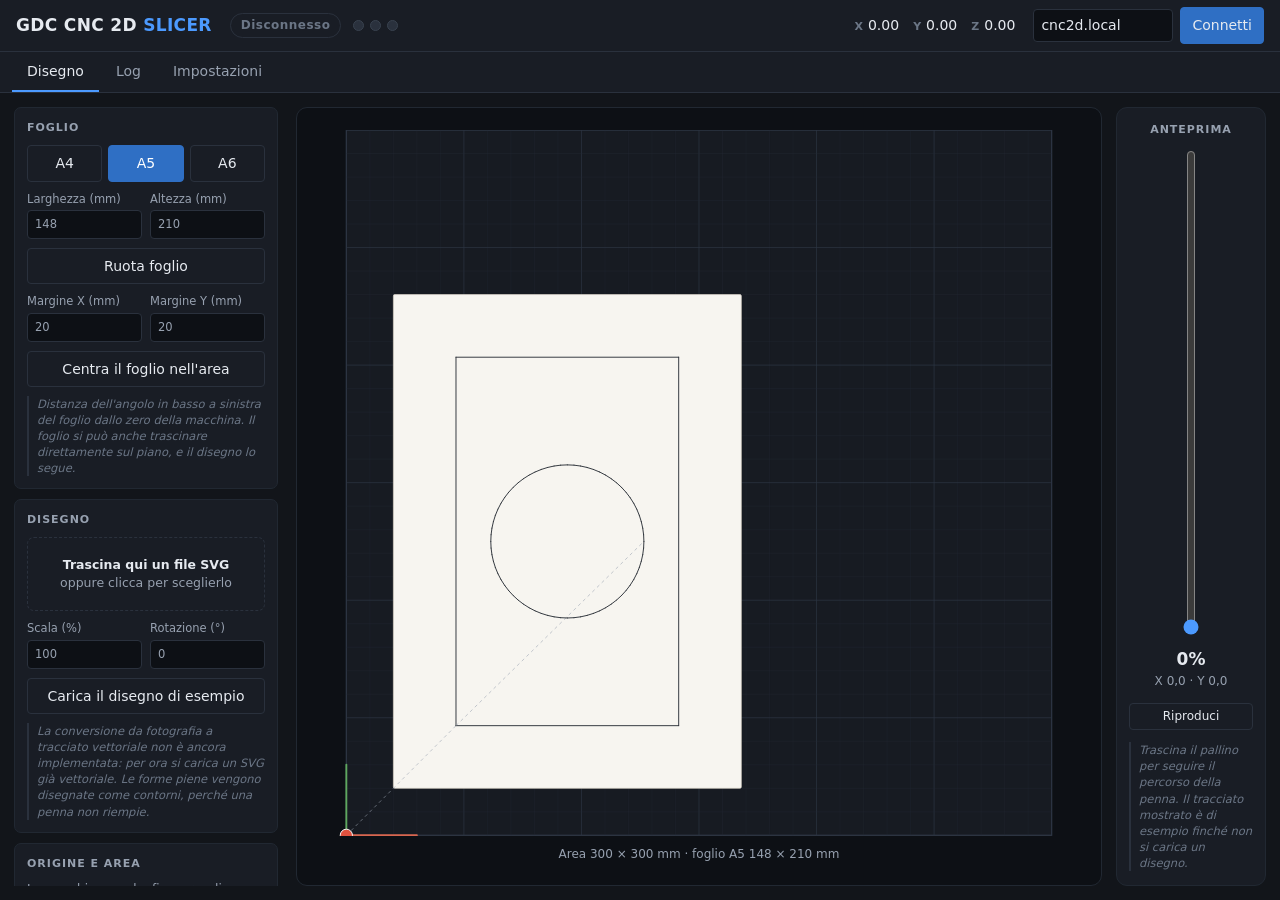
<file: webui/index.html>
<!DOCTYPE html>
<html lang="it">
<head>
<meta charset="utf-8">
<meta name="viewport" content="width=device-width, initial-scale=1">
<title>GDC CNC 2D SLICER</title>
<link rel="stylesheet" href="css/base.css">
<link rel="stylesheet" href="css/layout.css">
<link rel="stylesheet" href="css/components.css">
</head>
<body>

<header class="topbar">
  <div class="brand">GDC CNC 2D <span>SLICER</span></div>

  <div class="state-group">
    <span id="machine-state" class="state-badge state-off">Disconnesso</span>
    <div class="leds" title="Spie di stato della macchina">
      <span class="led led-green"  id="led-green"  data-led="0"></span>
      <span class="led led-yellow" id="led-yellow" data-led="1"></span>
      <span class="led led-red"    id="led-red"    data-led="2"></span>
    </div>
  </div>

  <div class="dro" title="Posizione rispetto all'origine impostata">
    <div class="dro-axis"><span class="dro-label">X</span><span id="dro-x">0.00</span></div>
    <div class="dro-axis"><span class="dro-label">Y</span><span id="dro-y">0.00</span></div>
    <div class="dro-axis"><span class="dro-label">Z</span><span id="dro-z">0.00</span></div>
  </div>

  <div class="conn">
    <input type="text" id="host" value="cnc2d.local" spellcheck="false" aria-label="Indirizzo della macchina">
    <button id="btn-connect" class="btn btn-primary">Connetti</button>
  </div>
</header>

<nav class="tabs" role="tablist">
  <button class="tab is-active" data-tab="disegno" role="tab">Disegno</button>
  <button class="tab" data-tab="log" role="tab">Log</button>
  <button class="tab" data-tab="impostazioni" role="tab">Impostazioni</button>
</nav>

<!-- ============================ DISEGNO ============================ -->
<main class="panel is-active" id="tab-disegno">
  <div class="workspace">

    <!-- ---------- colonna sinistra: i controlli ---------- -->
    <aside class="sidebar">

      <section class="card">
        <h2>Foglio</h2>
        <div class="preset-row">
          <button class="btn btn-ghost preset" data-w="210" data-h="297">A4</button>
          <button class="btn btn-ghost preset is-active" data-w="148" data-h="210">A5</button>
          <button class="btn btn-ghost preset" data-w="105" data-h="148">A6</button>
        </div>
        <div class="field-row">
          <label>Larghezza (mm) <input type="number" id="paper-w" value="148" min="20" max="400" step="1"></label>
          <label>Altezza (mm) <input type="number" id="paper-h" value="210" min="20" max="400" step="1"></label>
        </div>
        <button class="btn btn-ghost full" id="btn-rotate-paper">Ruota foglio</button>
        <div class="field-row">
          <label>Margine X (mm) <input type="number" id="sheet-x" value="20" min="0" step="1"></label>
          <label>Margine Y (mm) <input type="number" id="sheet-y" value="20" min="0" step="1"></label>
        </div>
        <button class="btn btn-ghost full" id="btn-center-sheet">Centra il foglio nell'area</button>
        <p class="placeholder-note">Distanza dell'angolo in basso a sinistra del foglio dallo zero della macchina. Il foglio si può anche trascinare direttamente sul piano, e il disegno lo segue.</p>
      </section>

      <section class="card">
        <h2>Disegno</h2>
        <div class="dropzone" id="dropzone">
          <p><strong>Trascina qui un file SVG</strong></p>
          <p class="muted">oppure clicca per sceglierlo</p>
          <input type="file" id="file-input" accept=".svg,image/svg+xml" hidden>
        </div>
        <div class="file-info" id="file-info" hidden>
          <span id="file-name">—</span>
          <button class="btn btn-ghost btn-small" id="btn-clear-file">Rimuovi</button>
        </div>
        <div class="field-row">
          <label>Scala (%) <input type="number" id="art-scale" value="100" min="1" max="400" step="1"></label>
          <label>Rotazione (°) <input type="number" id="art-rot" value="0" min="0" max="270" step="90"></label>
        </div>
        <button class="btn btn-ghost full" id="btn-sample">Carica il disegno di esempio</button>
        <p class="placeholder-note">La conversione da fotografia a tracciato vettoriale non è ancora implementata: per ora si carica un SVG già vettoriale. Le forme piene vengono disegnate come contorni, perché una penna non riempie.</p>
      </section>

      <section class="card">
        <h2>Origine e area</h2>
        <p class="muted small">La macchina non ha finecorsa di riferimento: l'origine si imposta a mano, portando la penna nell'angolo in basso a sinistra del foglio.</p>
        <button class="btn btn-ghost full" id="btn-set-origin" disabled>Imposta origine qui</button>
        <div class="btn-row">
          <button class="btn btn-ghost" id="btn-corner-bl" disabled>Angolo ↙</button>
          <button class="btn btn-ghost" id="btn-corner-tr" disabled>Angolo ↗</button>
        </div>
        <p class="calib-state" id="calib-state">Area non calibrata</p>
      </section>

      <section class="card">
        <h2>Movimento manuale</h2>
        <div class="jog-pad">
          <button class="btn btn-jog" data-jog="Y+"  disabled>↑</button>
          <button class="btn btn-jog" data-jog="X-"  disabled>←</button>
          <button class="btn btn-jog" data-jog="X+"  disabled>→</button>
          <button class="btn btn-jog" data-jog="Y-"  disabled>↓</button>
          <button class="btn btn-jog btn-stop" data-jog="stop" disabled>STOP</button>
        </div>
        <div class="step-row" id="jog-steps">
          <button class="btn btn-ghost btn-small step" data-step="0.1">0,1</button>
          <button class="btn btn-ghost btn-small step is-active" data-step="1">1</button>
          <button class="btn btn-ghost btn-small step" data-step="10">10</button>
          <button class="btn btn-ghost btn-small step" data-step="50">50</button>
          <span class="muted small">mm</span>
        </div>
      </section>

      <section class="card">
        <h2>Penna</h2>
        <div class="btn-row">
          <button class="btn btn-ghost" id="btn-pen-up" disabled>Alza</button>
          <button class="btn btn-ghost" id="btn-pen-down" disabled>Abbassa</button>
        </div>
        <p class="placeholder-note">Servo non ancora tarato: i comandi restano disattivati finché non sono noti gli estremi dell'impulso.</p>
      </section>

      <section class="card">
        <h2>Esecuzione</h2>
        <button class="btn btn-primary full" id="btn-generate">Prepara G-code</button>

        <div id="prep" hidden>
          <dl class="stats">
            <div><dt>Tempo stimato</dt><dd id="st-time">—</dd></div>
            <div><dt>Tratti</dt><dd id="st-paths">—</dd></div>
            <div><dt>Disegno</dt><dd id="st-draw">—</dd></div>
            <div><dt>Spostamenti</dt><dd id="st-travel">—</dd></div>
            <div><dt>Alzate di penna</dt><dd id="st-lifts">—</dd></div>
          </dl>
          <p class="gain" id="st-gain"></p>
          <div class="btn-row">
            <button class="btn btn-ghost" id="btn-download">Scarica</button>
            <button class="btn btn-ghost" id="btn-send" disabled>Invia</button>
          </div>
          <details class="gcode-box">
            <summary>Mostra il G-code</summary>
            <textarea id="gcode-out" readonly spellcheck="false"></textarea>
          </details>
        </div>

        <div class="btn-row">
          <button class="btn btn-ghost" id="btn-pause" disabled>Pausa</button>
          <button class="btn btn-danger" id="btn-abort" disabled>Interrompi</button>
        </div>
      </section>

    </aside>

    <!-- ---------- centro: il foglio ---------- -->
    <section class="stage">
      <div class="stage-inner">
        <div class="bed-wrap">
          <!-- Il piano della macchina. L'SVG riempie tutto lo spazio e la
               viewBox lo scala: con preserveAspectRatio il piano ci sta
               sempre dentro, centrato, senza calcoli di dimensioni. -->
          <svg id="bed-svg" xmlns="http://www.w3.org/2000/svg" viewBox="0 0 300 300" preserveAspectRatio="xMidYMid meet">
            <!-- il gruppo ribalta l'asse Y: in SVG cresce verso il basso, sulla macchina verso l'alto -->
            <g id="flip" transform="translate(0,300) scale(1,-1)">
              <g id="layer-bed"></g>
              <g id="layer-sheet"></g>
              <g id="layer-art"></g>
              <g id="layer-trace"></g>
              <g id="layer-pen">
                <circle id="pen-dot" cx="0" cy="0" r="2.6" class="pen-dot"></circle>
              </g>
            </g>
          </svg>
          <div class="stage-caption"><span id="stage-caption">—</span></div>
        </div>
      </div>
    </section>

    <!-- ---------- colonna destra: anteprima del movimento ---------- -->
    <aside class="scrubber">
      <h2>Anteprima</h2>
      <div class="scrub-track">
        <input type="range" id="scrub" min="0" max="1000" value="0" step="1" orient="vertical" aria-label="Avanzamento dell'anteprima">
      </div>
      <div class="scrub-readout">
        <span id="scrub-pct">0%</span>
        <span class="muted small" id="scrub-pos">X 0,0 · Y 0,0</span>
      </div>
      <button class="btn btn-ghost btn-small full" id="btn-play">Riproduci</button>
      <p class="placeholder-note">Trascina il pallino per seguire il percorso della penna. Il tracciato mostrato è di esempio finché non si carica un disegno.</p>
    </aside>

  </div>
</main>

<!-- ============================== LOG ============================== -->
<section class="panel" id="tab-log">
  <div class="log-toolbar">
    <label class="chk"><input type="checkbox" id="log-f-cmd" checked> Comandi</label>
    <label class="chk"><input type="checkbox" id="log-f-msg" checked> Macchina</label>
    <label class="chk"><input type="checkbox" id="log-f-err" checked> Errori</label>
    <span class="spacer"></span>
    <label class="chk"><input type="checkbox" id="log-autoscroll" checked> Scorrimento automatico</label>
    <button class="btn btn-ghost btn-small" id="btn-log-clear">Svuota</button>
  </div>
  <div class="log-view" id="log-view"></div>
  <form class="log-send" id="log-send">
    <input type="text" id="log-input" placeholder="Comando da inviare alla macchina…" spellcheck="false" autocomplete="off" disabled>
    <button class="btn btn-primary" type="submit" disabled id="btn-log-send">Invia</button>
  </form>
</section>

<!-- ========================== IMPOSTAZIONI ========================== -->
<section class="panel" id="tab-impostazioni">
  <div class="settings-grid">

    <section class="card">
      <h2>Connessione</h2>
      <label class="stack">Indirizzo della macchina
        <input type="text" id="set-host" value="cnc2d.local" spellcheck="false">
      </label>
      <label class="chk"><input type="checkbox" id="set-mock" checked> Modalità finta (nessuna macchina collegata)</label>
      <p class="muted small">Con la modalità finta l'interfaccia funziona da sola, utile per lavorare sul progetto senza accendere la macchina.</p>
    </section>

    <section class="card">
      <h2>Macchina</h2>
      <div class="field-row">
        <label>Corsa X (mm) <input type="number" id="set-area-w" value="300" min="50" max="1000" step="1"></label>
        <label>Corsa Y (mm) <input type="number" id="set-area-h" value="300" min="50" max="1000" step="1"></label>
      </div>
      <p class="placeholder-note">Valori provvisori: la corsa vera si misura quando le guide sono montate, e poi si conferma calibrando i due angoli del foglio.</p>
      <div class="field-row">
        <label>Passi/mm X <input type="number" id="set-spmm-x" value="80" step="0.001" disabled></label>
        <label>Passi/mm Y <input type="number" id="set-spmm-y" value="80" step="0.001" disabled></label>
      </div>
      <div class="field-row">
        <label>Velocità disegno (mm/min) <input type="number" id="set-feed" value="1000" step="50"></label>
        <label>Velocità spostamenti (mm/min) <input type="number" id="set-travel" value="2000" step="50"></label>
      </div>
      <p class="placeholder-note">I passi/mm vivono nella configurazione di FluidNC: qui saranno in sola lettura, per evitare due verità in disaccordo.</p>
    </section>

    <section class="card">
      <h2>Penna</h2>
      <div class="field-row">
        <label>Z penna alzata (mm) <input type="number" id="set-pen-up" value="0" step="0.1" disabled></label>
        <label>Z penna abbassata (mm) <input type="number" id="set-pen-down" value="-5" step="0.1" disabled></label>
      </div>
      <p class="placeholder-note">Da compilare dopo la taratura del servo.</p>
    </section>

    <section class="card">
      <h2>Spie</h2>
      <ul class="legend">
        <li><span class="led led-green"></span> Macchina pronta o in movimento regolare</li>
        <li><span class="led led-yellow"></span> Attenzione: origine non impostata, oppure esecuzione in pausa</li>
        <li><span class="led led-red"></span> Allarme o errore: la macchina è ferma e va sbloccata</li>
      </ul>
      <p class="muted small">Le spie sono pilotate sulla macchina con M62/M63 e rispecchiano lo stato mostrato qui in alto.</p>
    </section>

  </div>
</section>

<script src="js/state.js"></script>
<script src="js/api.js"></script>
<script src="js/logview.js"></script>
<script src="js/svgimport.js"></script>
<script src="js/optimize.js"></script>
<script src="js/gcode.js"></script>
<script src="js/sample.js"></script>
<script src="js/paper.js"></script>
<script src="js/artwork.js"></script>
<script src="js/preview.js"></script>
<script src="js/jog.js"></script>
<script src="js/settings.js"></script>
<script src="js/app.js"></script>
</body>
</html>
</file>
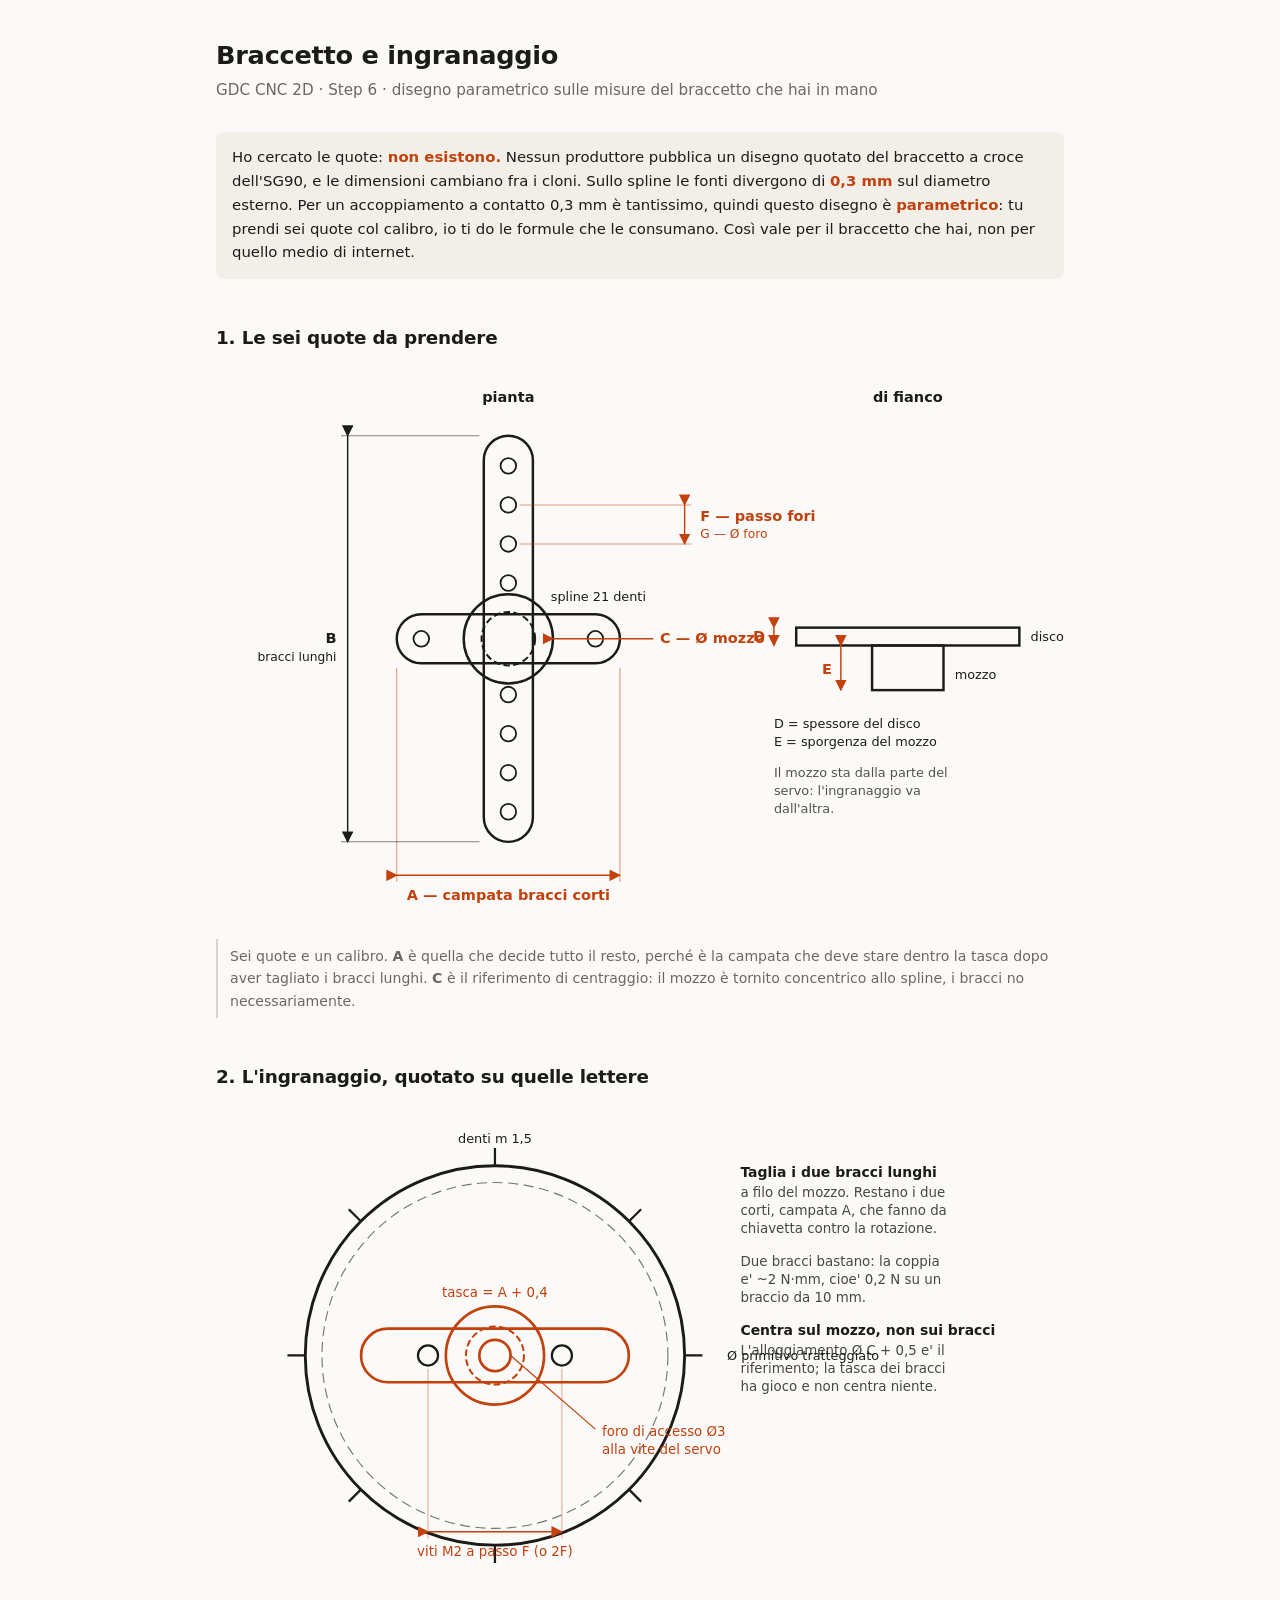
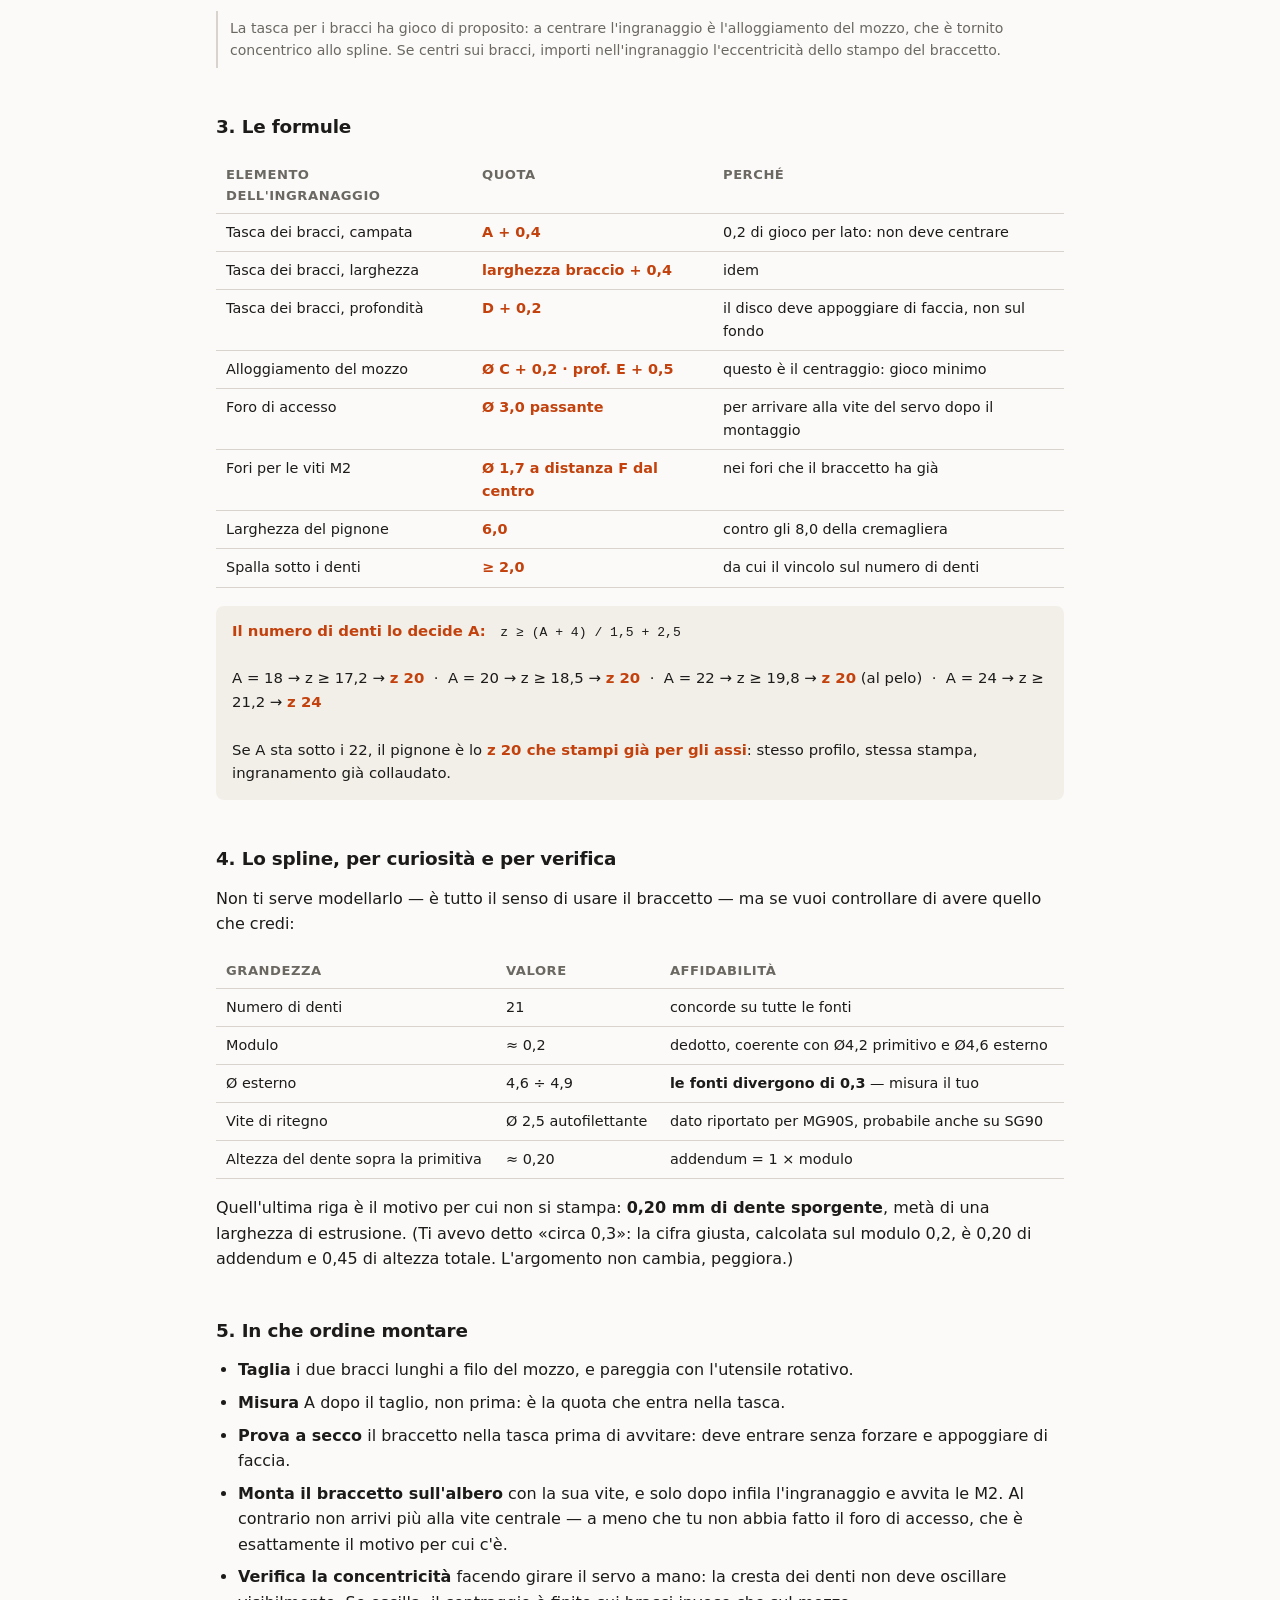
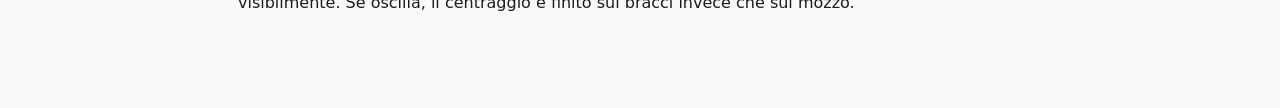
<file: modulo-penna/braccetto-e-ingranaggio.html>
<!doctype html>
<html lang="it">
<head>
<meta charset="utf-8">
<meta name="viewport" content="width=device-width, initial-scale=1">
<title>Braccetto e ingranaggio</title>
<style>
  :root{ --bg:#fbfaf8; --fg:#1c1b19; --muted:#6b6862; --rule:#d8d4cd;
         --accent:#c2410c; --panel:#f2efe9; }
  @media (prefers-color-scheme: dark){
    :root:not([data-theme="light"]){ --bg:#17161a; --fg:#eceae6; --muted:#9a958d;
      --rule:#363339; --accent:#fb923c; --panel:#201e24; } }
  :root[data-theme="dark"]{ --bg:#17161a; --fg:#eceae6; --muted:#9a958d;
      --rule:#363339; --accent:#fb923c; --panel:#201e24; }
  *{box-sizing:border-box}
  body{margin:0;background:var(--bg);color:var(--fg);
       font:16px/1.6 ui-sans-serif,system-ui,-apple-system,"Segoe UI",sans-serif;}
  .wrap{max-width:880px;margin:0 auto;padding:40px 16px 80px;}
  h1{font-size:1.6rem;line-height:1.25;margin:0 0 6px;letter-spacing:-.01em}
  .sub{color:var(--muted);margin:0 0 30px;font-size:.95rem}
  h2{font-size:1.15rem;margin:44px 0 4px;letter-spacing:-.01em}
  figure{margin:18px 0 10px;} svg{width:100%;height:auto;display:block}
  figcaption{color:var(--muted);font-size:.88rem;margin-top:10px;
             border-left:2px solid var(--rule);padding:6px 0 6px 12px}
  table{border-collapse:collapse;width:100%;font-size:.9rem;margin:16px 0}
  th,td{text-align:left;padding:7px 10px;border-bottom:1px solid var(--rule);vertical-align:top}
  th{font-weight:600;color:var(--muted);font-size:.82rem;text-transform:uppercase;letter-spacing:.04em}
  td.n{font-variant-numeric:tabular-nums;white-space:nowrap}
  td.k{font-weight:700;color:var(--accent);font-variant-numeric:tabular-nums}
  .note{background:var(--panel);border-radius:8px;padding:14px 16px;margin:18px 0;font-size:.93rem}
  .note b{color:var(--accent)}
  p{margin:12px 0} ul{margin:12px 0;padding-left:22px} li{margin:7px 0}
  code{font-family:ui-monospace,SFMono-Regular,Menlo,monospace;font-size:.88em;
       background:var(--panel);padding:1px 5px;border-radius:4px}
</style>
</head>
<body>
<div class="wrap">

<h1>Braccetto e ingranaggio</h1>
<p class="sub">GDC CNC 2D · Step 6 · disegno parametrico sulle misure del braccetto che hai in mano</p>

<div class="note">
Ho cercato le quote: <b>non esistono.</b> Nessun produttore pubblica un disegno
quotato del braccetto a croce dell'SG90, e le dimensioni cambiano fra i cloni.
Sullo spline le fonti divergono di <b>0,3 mm</b> sul diametro esterno. Per un
accoppiamento a contatto 0,3 mm è tantissimo, quindi questo disegno è
<b>parametrico</b>: tu prendi sei quote col calibro, io ti do le formule che le
consumano. Così vale per il braccetto che hai, non per quello medio di internet.
</div>

<h2>1. Le sei quote da prendere</h2>

<figure>
<svg viewBox="0 0 760 500" role="img"
     aria-label="Vista in pianta e di fianco del braccetto a croce del servo, con sei quote lettera da A a F da rilevare col calibro">
  <defs>
    <marker id="b1" viewBox="0 0 10 10" refX="9" refY="5" markerWidth="8" markerHeight="8" orient="auto">
      <path d="M0,0 L10,5 L0,10 z" fill="#c2410c"/></marker>
    <marker id="b2" viewBox="0 0 10 10" refX="9" refY="5" markerWidth="8" markerHeight="8" orient="auto">
      <path d="M0,0 L10,5 L0,10 z" fill="currentColor"/></marker>
  </defs>

  <!-- ===== pianta ===== -->
  <text x="262" y="28" font-size="13" fill="currentColor" text-anchor="middle" font-weight="600">pianta</text>
  <!-- bracci lunghi (verticali) -->
  <rect x="240" y="58" width="44" height="364" rx="22" fill="none" stroke="currentColor" stroke-width="2.2"/>
  <!-- bracci corti (orizzontali) -->
  <rect x="162" y="218" width="200" height="44" rx="22" fill="none" stroke="currentColor" stroke-width="2.2"/>
  <!-- mozzo -->
  <circle cx="262" cy="240" r="40" fill="none" stroke="currentColor" stroke-width="2.2"/>
  <circle cx="262" cy="240" r="24" fill="none" stroke="currentColor" stroke-width="1.8" stroke-dasharray="6 3"/>
  <text x="300" y="206" font-size="11.5" fill="currentColor">spline 21 denti</text>

  <!-- fori -->
  <g fill="none" stroke="currentColor" stroke-width="1.6">
    <circle cx="262" cy="190" r="7"/><circle cx="262" cy="155" r="7"/>
    <circle cx="262" cy="120" r="7"/><circle cx="262" cy="85"  r="7"/>
    <circle cx="262" cy="290" r="7"/><circle cx="262" cy="325" r="7"/>
    <circle cx="262" cy="360" r="7"/><circle cx="262" cy="395" r="7"/>
    <circle cx="184" cy="240" r="7"/><circle cx="340" cy="240" r="7"/>
  </g>

  <!-- A: campata bracci corti -->
  <g stroke="#c2410c" stroke-width="1.3">
    <line x1="162" y1="452" x2="362" y2="452" marker-start="url(#b1)" marker-end="url(#b1)"/>
    <line x1="162" y1="266" x2="162" y2="458" stroke-width=".9" opacity=".55"/>
    <line x1="362" y1="266" x2="362" y2="458" stroke-width=".9" opacity=".55"/>
  </g>
  <text x="262" y="474" font-size="13" fill="#c2410c" text-anchor="middle" font-weight="700">A — campata bracci corti</text>

  <!-- B: campata bracci lunghi -->
  <g stroke="currentColor" stroke-width="1.3">
    <line x1="118" y1="58" x2="118" y2="422" marker-start="url(#b2)" marker-end="url(#b2)"/>
    <line x1="112" y1="58" x2="236" y2="58" stroke-width=".9" opacity=".55"/>
    <line x1="112" y1="422" x2="236" y2="422" stroke-width=".9" opacity=".55"/>
  </g>
  <text x="108" y="244" font-size="13" fill="currentColor" text-anchor="end" font-weight="700">B</text>
  <text x="108" y="260" font-size="11" fill="currentColor" text-anchor="end">bracci lunghi</text>

  <!-- C: mozzo -->
  <line x1="302" y1="240" x2="392" y2="240" stroke="#c2410c" stroke-width="1.3" marker-start="url(#b1)"/>
  <text x="398" y="244" font-size="13" fill="#c2410c" font-weight="700">C — Ø mozzo</text>

  <!-- F: interasse fori -->
  <g stroke="#c2410c" stroke-width="1.3">
    <line x1="420" y1="120" x2="420" y2="155" marker-start="url(#b1)" marker-end="url(#b1)"/>
    <line x1="272" y1="120" x2="426" y2="120" stroke-width=".9" opacity=".5"/>
    <line x1="272" y1="155" x2="426" y2="155" stroke-width=".9" opacity=".5"/>
  </g>
  <text x="434" y="134" font-size="13" fill="#c2410c" font-weight="700">F — passo fori</text>
  <text x="434" y="150" font-size="11" fill="#c2410c">G — Ø foro</text>

  <!-- ===== vista di fianco ===== -->
  <text x="620" y="28" font-size="13" fill="currentColor" text-anchor="middle" font-weight="600">di fianco</text>
  <rect x="520" y="230" width="200" height="16" fill="none" stroke="currentColor" stroke-width="2.2"/>
  <rect x="588" y="246" width="64" height="40" fill="none" stroke="currentColor" stroke-width="2.2"/>
  <text x="730" y="242" font-size="11.5" fill="currentColor">disco</text>
  <text x="662" y="276" font-size="11.5" fill="currentColor">mozzo</text>

  <g stroke="#c2410c" stroke-width="1.3">
    <line x1="500" y1="230" x2="500" y2="246" marker-start="url(#b1)" marker-end="url(#b1)"/>
    <line x1="560" y1="246" x2="560" y2="286" marker-start="url(#b1)" marker-end="url(#b1)"/>
  </g>
  <text x="492" y="242" font-size="13" fill="#c2410c" text-anchor="end" font-weight="700">D</text>
  <text x="552" y="272" font-size="13" fill="#c2410c" text-anchor="end" font-weight="700">E</text>
  <text x="500" y="320" font-size="11.5" fill="currentColor">D = spessore del disco</text>
  <text x="500" y="336" font-size="11.5" fill="currentColor">E = sporgenza del mozzo</text>
  <text x="500" y="364" font-size="11.5" fill="currentColor" opacity=".75">Il mozzo sta dalla parte del</text>
  <text x="500" y="380" font-size="11.5" fill="currentColor" opacity=".75">servo: l'ingranaggio va</text>
  <text x="500" y="396" font-size="11.5" fill="currentColor" opacity=".75">dall'altra.</text>
</svg>
<figcaption>
  Sei quote e un calibro. <strong>A</strong> è quella che decide tutto il resto,
  perché è la campata che deve stare dentro la tasca dopo aver tagliato i bracci
  lunghi. <strong>C</strong> è il riferimento di centraggio: il mozzo è tornito
  concentrico allo spline, i bracci no necessariamente.
</figcaption>
</figure>

<h2>2. L'ingranaggio, quotato su quelle lettere</h2>

<figure>
<svg viewBox="0 0 760 440" role="img"
     aria-label="Pianta dell'ingranaggio con la tasca sagomata che accoglie il braccetto tagliato a due bracci, il foro di accesso centrale e due fori M2">
  <defs>
    <marker id="c1" viewBox="0 0 10 10" refX="9" refY="5" markerWidth="8" markerHeight="8" orient="auto">
      <path d="M0,0 L10,5 L0,10 z" fill="#c2410c"/></marker>
  </defs>
  <!-- corpo ingranaggio -->
  <circle cx="250" cy="220" r="170" fill="none" stroke="currentColor" stroke-width="2.6"/>
  <circle cx="250" cy="220" r="155" fill="none" stroke="currentColor" stroke-width="1" stroke-dasharray="9 5" opacity=".6"/>
  <!-- denti schematici -->
  <g stroke="currentColor" stroke-width="2">
    <path d="M250,50 l0,-16 M420,220 l16,0 M250,390 l0,16 M80,220 l-16,0"/>
    <path d="M370,100 l11,-11 M370,340 l11,11 M130,340 l-11,11 M130,100 l-11,-11"/>
  </g>
  <text x="250" y="30" font-size="11.5" fill="currentColor" text-anchor="middle">denti m 1,5</text>
  <text x="458" y="224" font-size="11.5" fill="currentColor">Ø primitivo tratteggiato</text>

  <!-- tasca: braccetto tagliato a due bracci -->
  <rect x="130" y="196" width="240" height="48" rx="24" fill="none" stroke="#c2410c" stroke-width="2.4"/>
  <circle cx="250" cy="220" r="44" fill="none" stroke="#c2410c" stroke-width="2.4"/>
  <text x="250" y="168" font-size="12" fill="#c2410c" text-anchor="middle">tasca = A + 0,4</text>

  <!-- alloggiamento mozzo + foro di accesso -->
  <circle cx="250" cy="220" r="26" fill="none" stroke="#c2410c" stroke-width="1.8" stroke-dasharray="6 3"/>
  <circle cx="250" cy="220" r="14" fill="none" stroke="#c2410c" stroke-width="2.4"/>
  <line x1="264" y1="220" x2="340" y2="286" stroke="#c2410c" stroke-width="1.1"/>
  <text x="346" y="292" font-size="12" fill="#c2410c">foro di accesso Ø3</text>
  <text x="346" y="308" font-size="12" fill="#c2410c">alla vite del servo</text>

  <!-- fori M2 -->
  <g fill="none" stroke="currentColor" stroke-width="2">
    <circle cx="190" cy="220" r="9"/><circle cx="310" cy="220" r="9"/>
  </g>
  <g stroke="#c2410c" stroke-width="1.3">
    <line x1="190" y1="378" x2="310" y2="378" marker-start="url(#c1)" marker-end="url(#c1)"/>
    <line x1="190" y1="232" x2="190" y2="384" stroke-width=".8" opacity=".5"/>
    <line x1="310" y1="232" x2="310" y2="384" stroke-width=".8" opacity=".5"/>
  </g>
  <text x="250" y="400" font-size="12" fill="#c2410c" text-anchor="middle">viti M2 a passo F (o 2F)</text>

  <text x="470" y="60" font-size="12.5" fill="currentColor" font-weight="600">Taglia i due bracci lunghi</text>
  <text x="470" y="78" font-size="12" fill="currentColor" opacity=".8">a filo del mozzo. Restano i due</text>
  <text x="470" y="94" font-size="12" fill="currentColor" opacity=".8">corti, campata A, che fanno da</text>
  <text x="470" y="110" font-size="12" fill="currentColor" opacity=".8">chiavetta contro la rotazione.</text>
  <text x="470" y="140" font-size="12" fill="currentColor" opacity=".8">Due bracci bastano: la coppia</text>
  <text x="470" y="156" font-size="12" fill="currentColor" opacity=".8">e' ~2 N&#183;mm, cioe' 0,2 N su un</text>
  <text x="470" y="172" font-size="12" fill="currentColor" opacity=".8">braccio da 10 mm.</text>
  <text x="470" y="202" font-size="12.5" fill="currentColor" font-weight="600">Centra sul mozzo, non sui bracci</text>
  <text x="470" y="220" font-size="12" fill="currentColor" opacity=".8">L'alloggiamento Ø C + 0,5 e' il</text>
  <text x="470" y="236" font-size="12" fill="currentColor" opacity=".8">riferimento; la tasca dei bracci</text>
  <text x="470" y="252" font-size="12" fill="currentColor" opacity=".8">ha gioco e non centra niente.</text>
</svg>
<figcaption>
  La tasca per i bracci ha gioco di proposito: a centrare l'ingranaggio è
  l'alloggiamento del mozzo, che è tornito concentrico allo spline. Se centri sui
  bracci, importi nell'ingranaggio l'eccentricità dello stampo del braccetto.
</figcaption>
</figure>

<h2>3. Le formule</h2>

<table>
<tr><th>Elemento dell'ingranaggio</th><th>Quota</th><th>Perché</th></tr>
<tr><td>Tasca dei bracci, campata</td><td class="k">A + 0,4</td><td>0,2 di gioco per lato: non deve centrare</td></tr>
<tr><td>Tasca dei bracci, larghezza</td><td class="k">larghezza braccio + 0,4</td><td>idem</td></tr>
<tr><td>Tasca dei bracci, profondità</td><td class="k">D + 0,2</td><td>il disco deve appoggiare di faccia, non sul fondo</td></tr>
<tr><td>Alloggiamento del mozzo</td><td class="k">Ø C + 0,2 · prof. E + 0,5</td><td>questo è il centraggio: gioco minimo</td></tr>
<tr><td>Foro di accesso</td><td class="k">Ø 3,0 passante</td><td>per arrivare alla vite del servo dopo il montaggio</td></tr>
<tr><td>Fori per le viti M2</td><td class="k">Ø 1,7 a distanza F dal centro</td><td>nei fori che il braccetto ha già</td></tr>
<tr><td>Larghezza del pignone</td><td class="k">6,0</td><td>contro gli 8,0 della cremagliera</td></tr>
<tr><td>Spalla sotto i denti</td><td class="k">≥ 2,0</td><td>da cui il vincolo sul numero di denti</td></tr>
</table>

<div class="note">
<b>Il numero di denti lo decide A:</b> &nbsp;<code>z ≥ (A + 4) / 1,5 + 2,5</code>
<br><br>
A = 18 → z ≥ 17,2 → <b>z 20</b> &nbsp;·&nbsp; A = 20 → z ≥ 18,5 → <b>z 20</b>
&nbsp;·&nbsp; A = 22 → z ≥ 19,8 → <b>z 20</b> (al pelo) &nbsp;·&nbsp;
A = 24 → z ≥ 21,2 → <b>z 24</b>
<br><br>
Se A sta sotto i 22, il pignone è lo <b>z 20 che stampi già per gli assi</b>:
stesso profilo, stessa stampa, ingranamento già collaudato.
</div>

<h2>4. Lo spline, per curiosità e per verifica</h2>

<p>Non ti serve modellarlo — è tutto il senso di usare il braccetto — ma se vuoi
controllare di avere quello che credi:</p>

<table>
<tr><th>Grandezza</th><th>Valore</th><th>Affidabilità</th></tr>
<tr><td>Numero di denti</td><td class="n">21</td><td>concorde su tutte le fonti</td></tr>
<tr><td>Modulo</td><td class="n">≈ 0,2</td><td>dedotto, coerente con Ø4,2 primitivo e Ø4,6 esterno</td></tr>
<tr><td>Ø esterno</td><td class="n">4,6 ÷ 4,9</td><td><strong>le fonti divergono di 0,3</strong> — misura il tuo</td></tr>
<tr><td>Vite di ritegno</td><td class="n">Ø 2,5 autofilettante</td><td>dato riportato per MG90S, probabile anche su SG90</td></tr>
<tr><td>Altezza del dente sopra la primitiva</td><td class="n">≈ 0,20</td><td>addendum = 1 × modulo</td></tr>
</table>

<p>Quell'ultima riga è il motivo per cui non si stampa: <strong>0,20 mm di dente
sporgente</strong>, metà di una larghezza di estrusione. (Ti avevo detto «circa
0,3»: la cifra giusta, calcolata sul modulo 0,2, è 0,20 di addendum e 0,45 di
altezza totale. L'argomento non cambia, peggiora.)</p>

<h2>5. In che ordine montare</h2>
<ul>
<li><strong>Taglia</strong> i due bracci lunghi a filo del mozzo, e pareggia con l'utensile rotativo.</li>
<li><strong>Misura</strong> A dopo il taglio, non prima: è la quota che entra nella tasca.</li>
<li><strong>Prova a secco</strong> il braccetto nella tasca prima di avvitare: deve entrare senza forzare e appoggiare di faccia.</li>
<li><strong>Monta il braccetto sull'albero</strong> con la sua vite, e solo dopo infila l'ingranaggio e avvita le M2. Al contrario non arrivi più alla vite centrale — a meno che tu non abbia fatto il foro di accesso, che è esattamente il motivo per cui c'è.</li>
<li><strong>Verifica la concentricità</strong> facendo girare il servo a mano: la cresta dei denti non deve oscillare visibilmente. Se oscilla, il centraggio è finito sui bracci invece che sul mozzo.</li>
</ul>

</div>
</body>
</html>
</file>
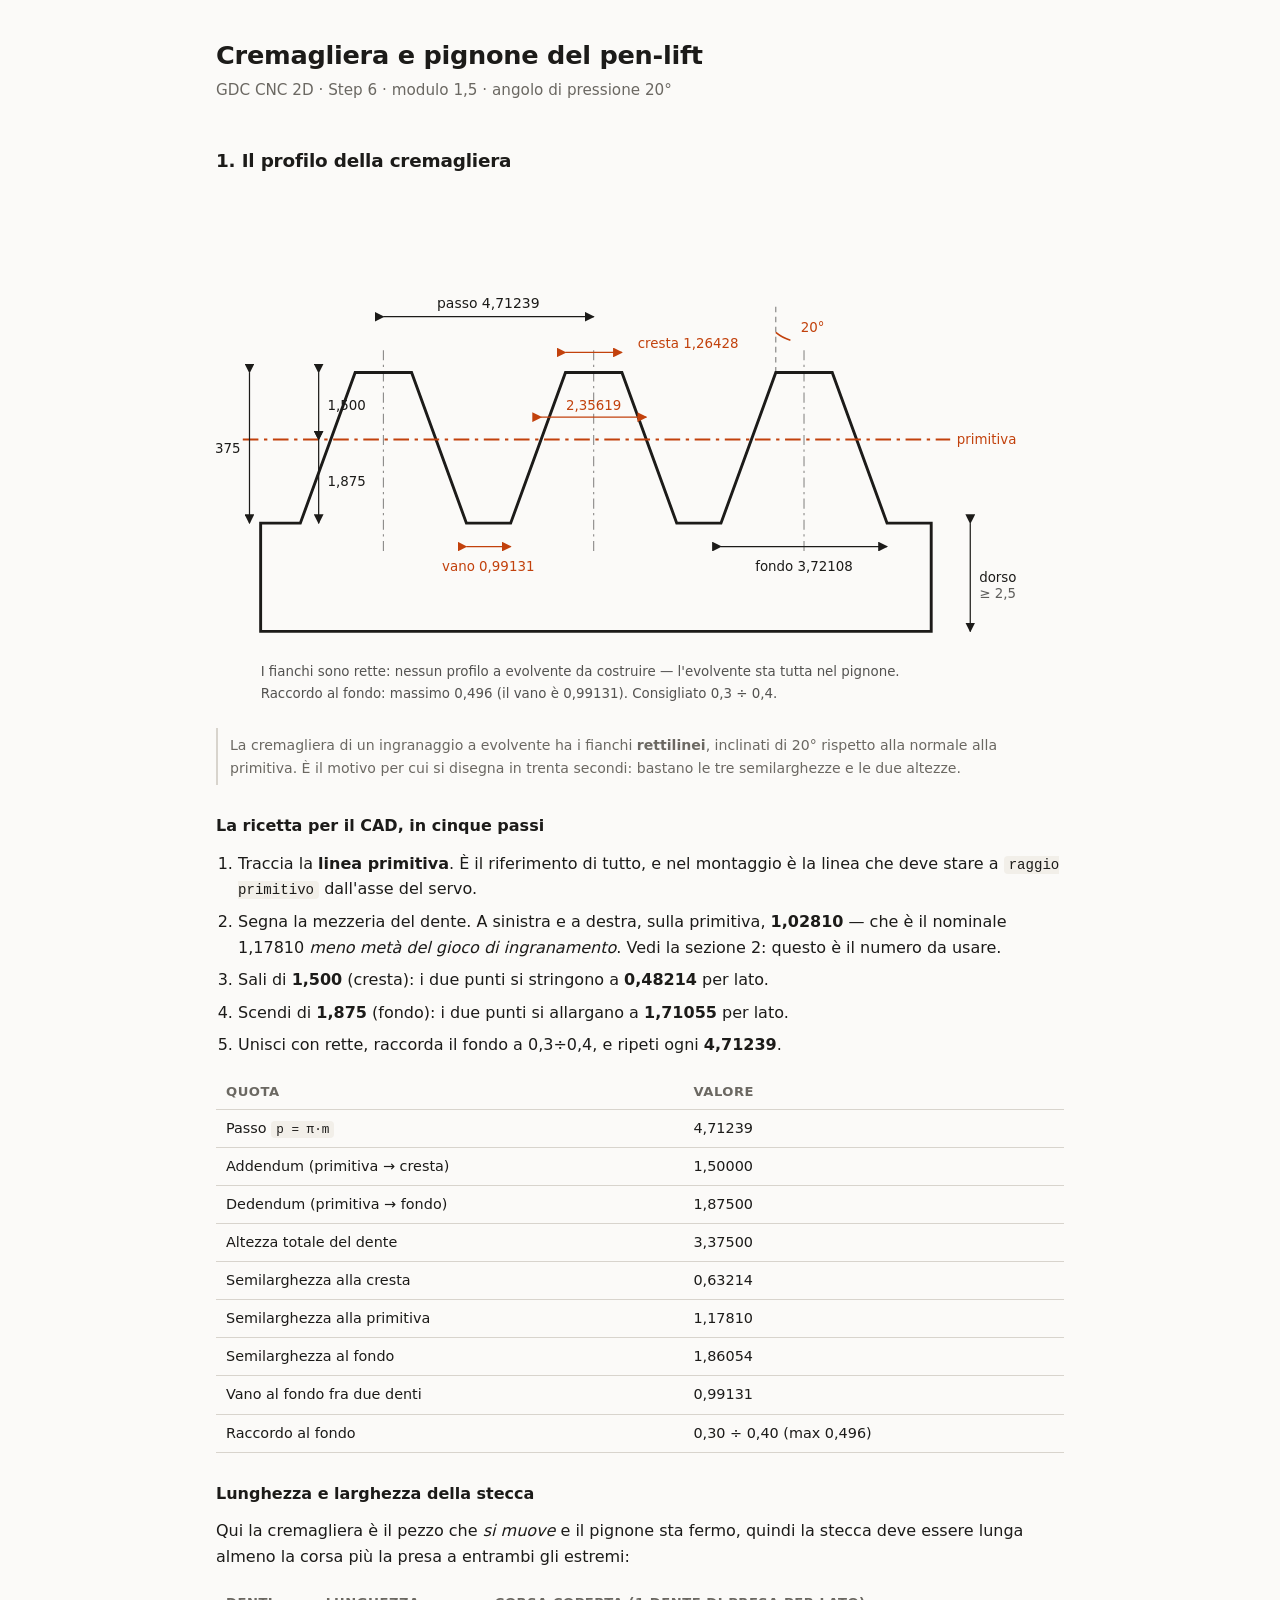
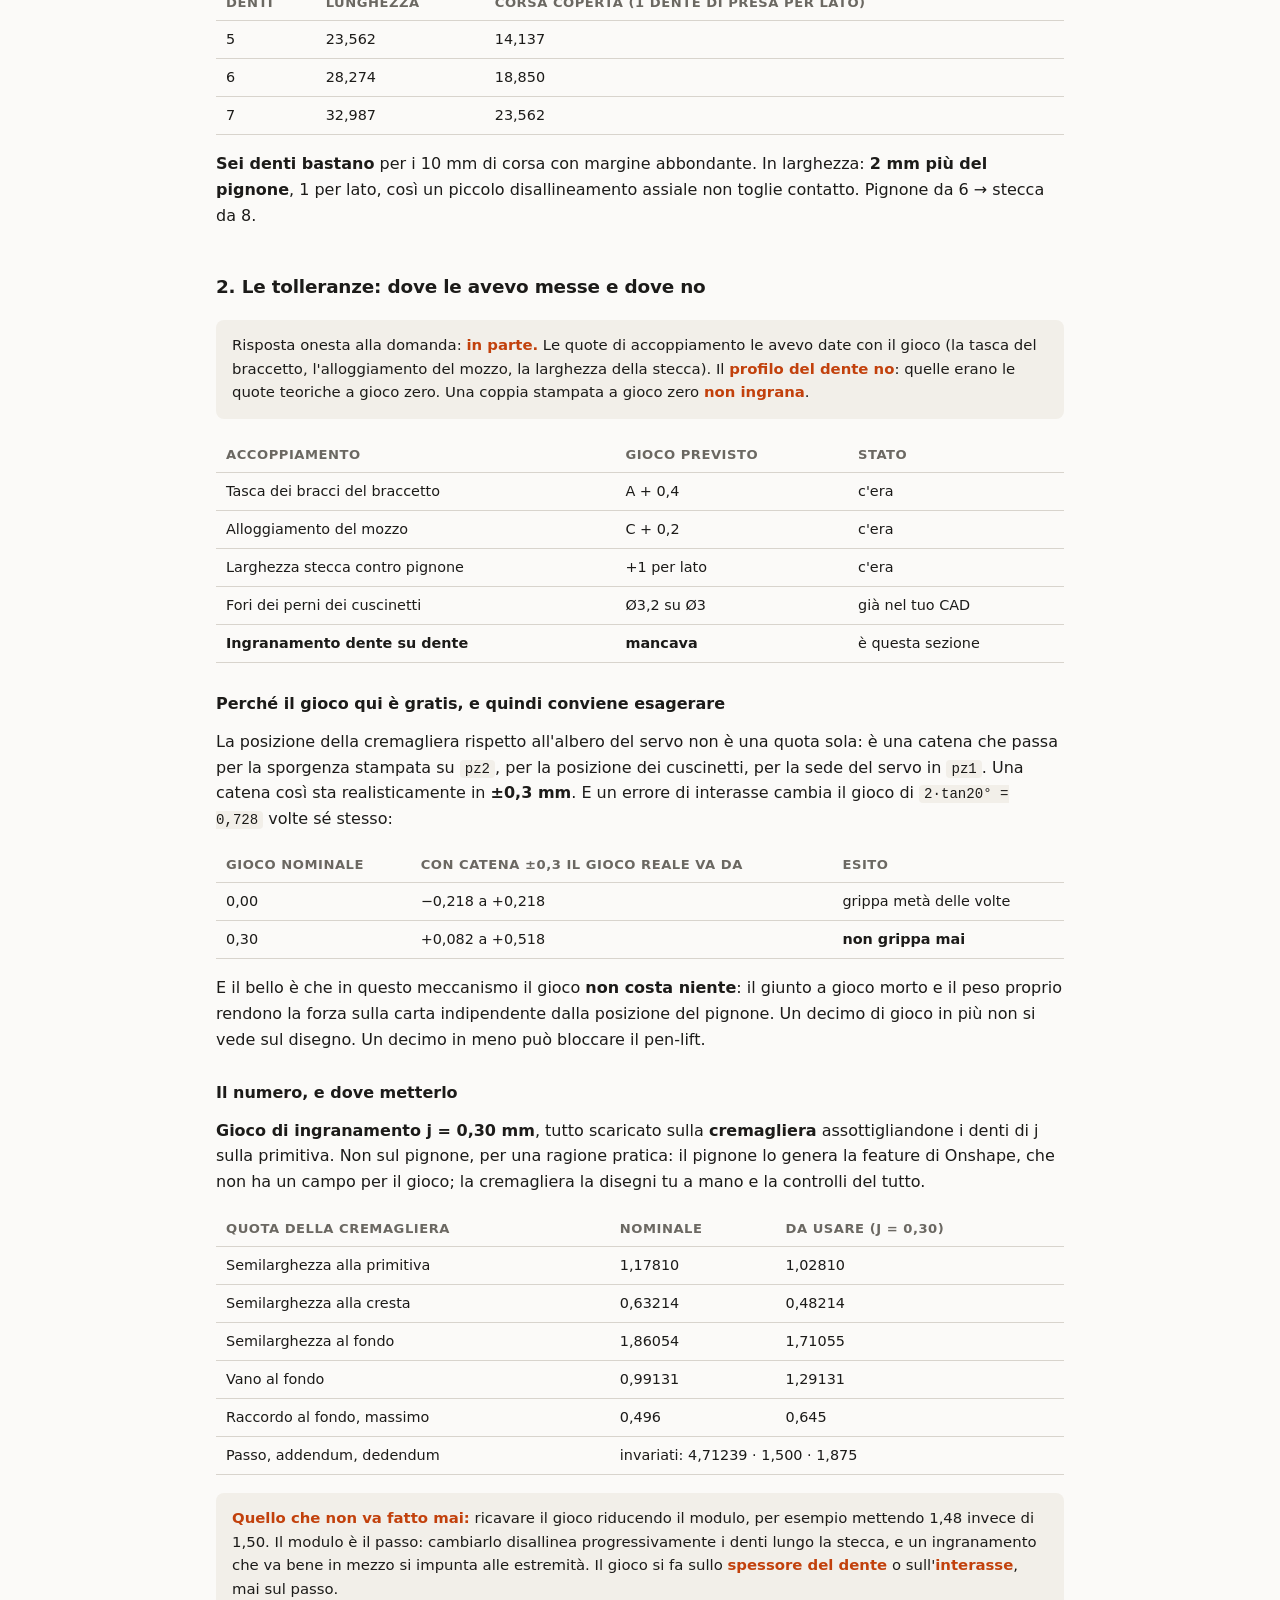
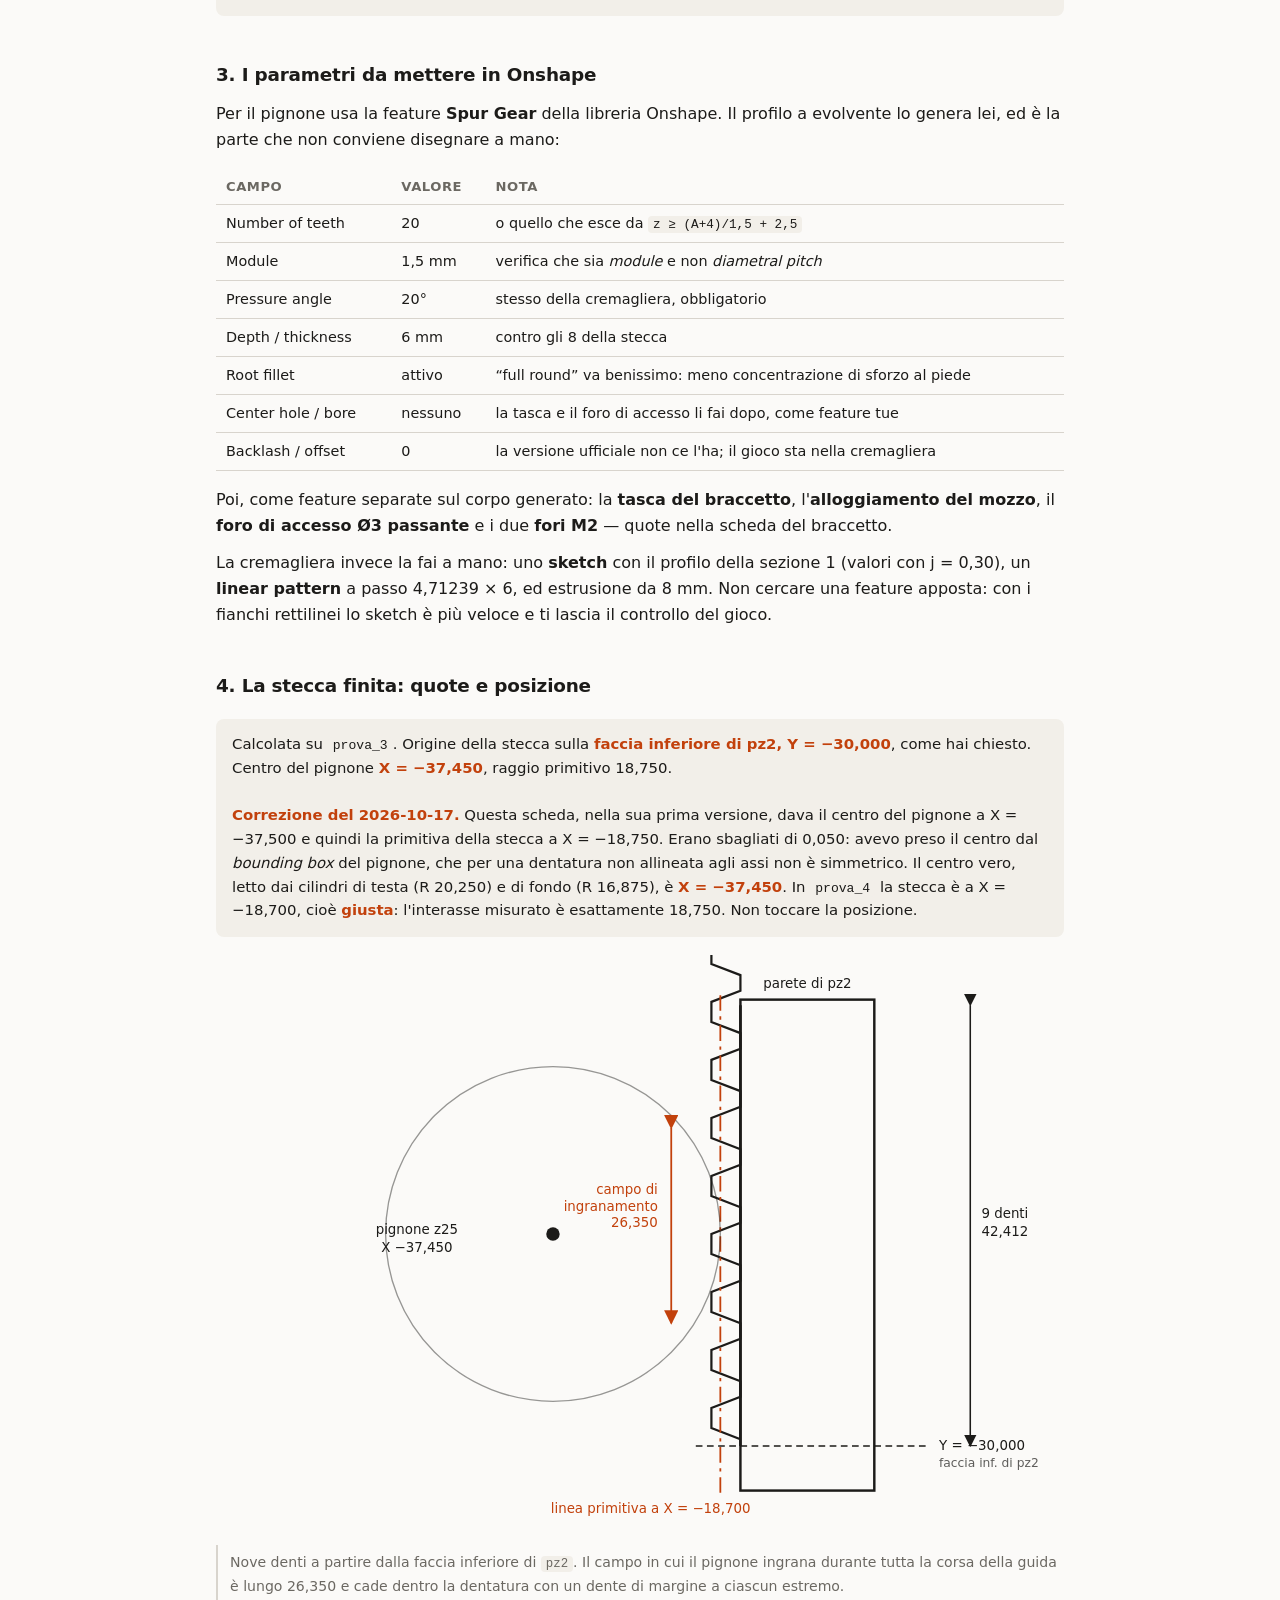
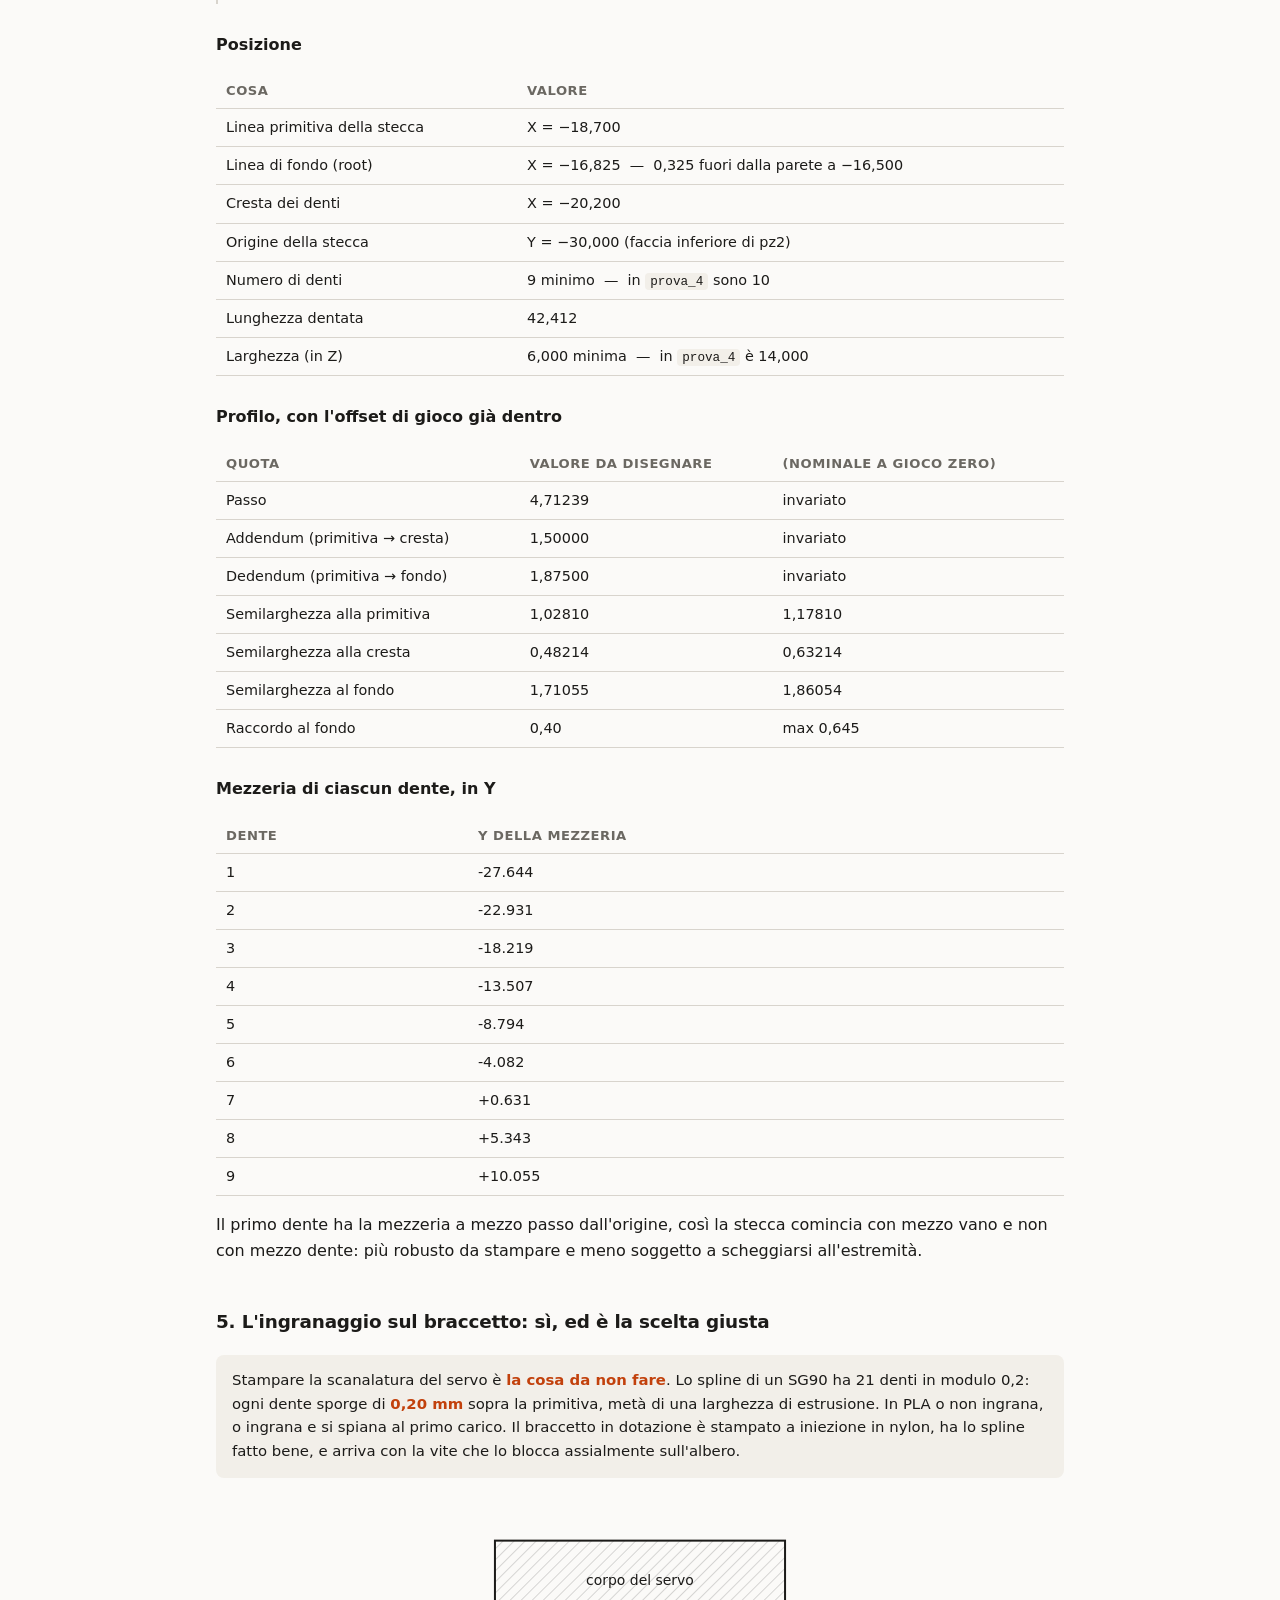
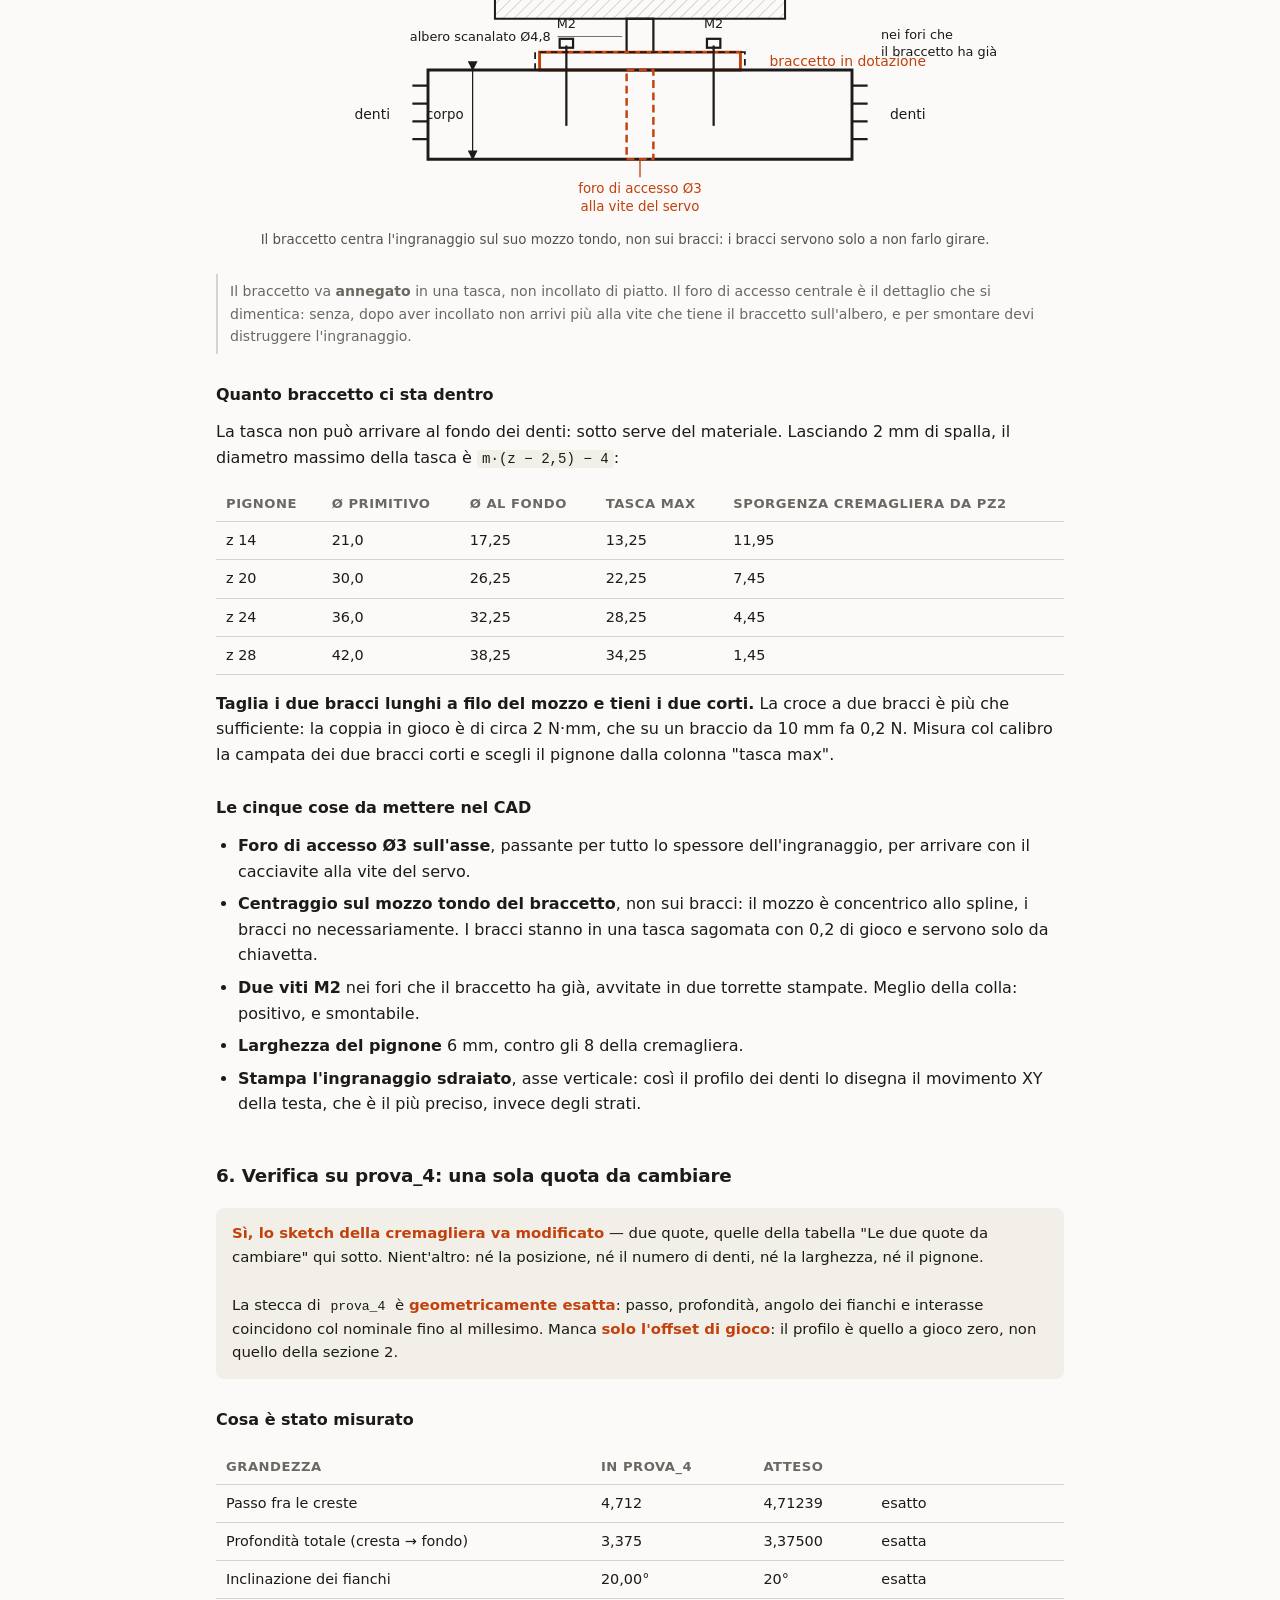
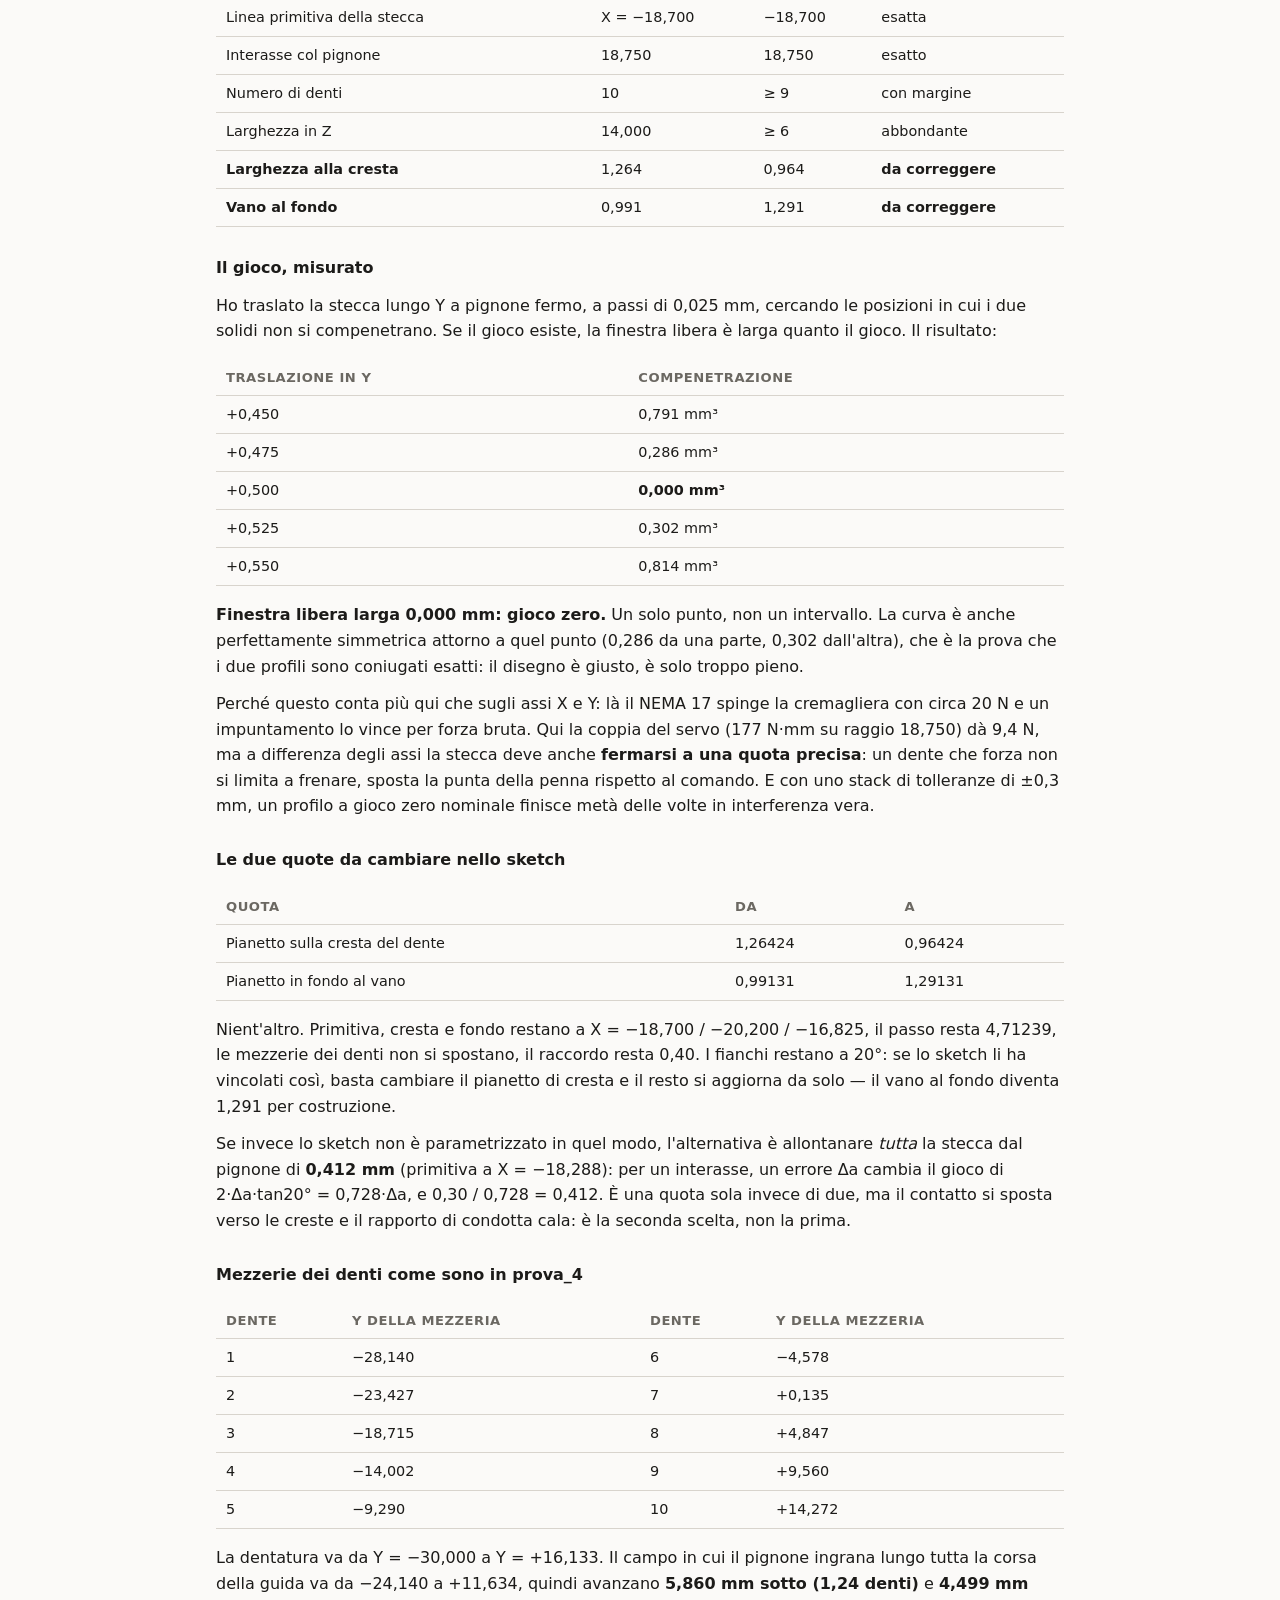
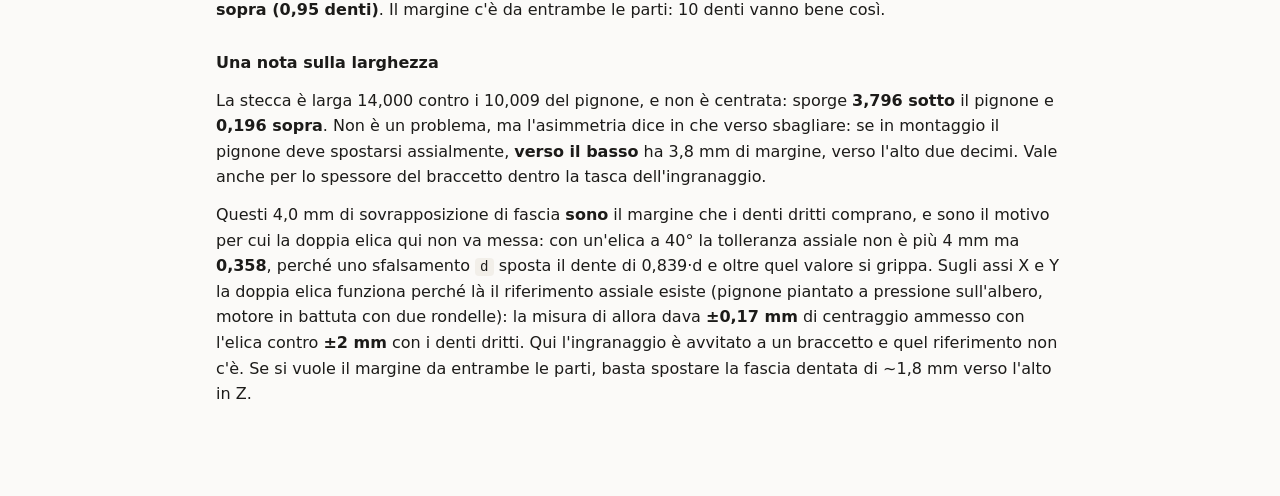
<file: modulo-penna/cremagliera-e-pignone.html>
<!doctype html>
<html lang="it">
<head>
<meta charset="utf-8">
<meta name="viewport" content="width=device-width, initial-scale=1">
<title>Cremagliera e pignone del pen-lift</title>
<style>
  :root{ --bg:#fbfaf8; --fg:#1c1b19; --muted:#6b6862; --rule:#d8d4cd;
         --accent:#c2410c; --panel:#f2efe9; }
  @media (prefers-color-scheme: dark){
    :root:not([data-theme="light"]){ --bg:#17161a; --fg:#eceae6; --muted:#9a958d;
      --rule:#363339; --accent:#fb923c; --panel:#201e24; } }
  :root[data-theme="dark"]{ --bg:#17161a; --fg:#eceae6; --muted:#9a958d;
      --rule:#363339; --accent:#fb923c; --panel:#201e24; }
  *{box-sizing:border-box}
  body{margin:0;background:var(--bg);color:var(--fg);
       font:16px/1.6 ui-sans-serif,system-ui,-apple-system,"Segoe UI",sans-serif;}
  .wrap{max-width:880px;margin:0 auto;padding:40px 16px 80px;}
  h1{font-size:1.6rem;line-height:1.25;margin:0 0 6px;letter-spacing:-.01em}
  .sub{color:var(--muted);margin:0 0 30px;font-size:.95rem}
  h2{font-size:1.15rem;margin:44px 0 4px;letter-spacing:-.01em}
  h3{font-size:1rem;margin:28px 0 4px}
  figure{margin:18px 0 10px;} svg{width:100%;height:auto;display:block}
  figcaption{color:var(--muted);font-size:.88rem;margin-top:10px;
             border-left:2px solid var(--rule);padding:6px 0 6px 12px}
  table{border-collapse:collapse;width:100%;font-size:.9rem;margin:16px 0}
  th,td{text-align:left;padding:7px 10px;border-bottom:1px solid var(--rule);vertical-align:top}
  th{font-weight:600;color:var(--muted);font-size:.82rem;text-transform:uppercase;letter-spacing:.04em}
  td.n{font-variant-numeric:tabular-nums;white-space:nowrap}
  .note{background:var(--panel);border-radius:8px;padding:14px 16px;margin:18px 0;font-size:.93rem}
  .note b{color:var(--accent)}
  p{margin:12px 0} ul,ol{margin:12px 0;padding-left:22px} li{margin:7px 0}
  code{font-family:ui-monospace,SFMono-Regular,Menlo,monospace;font-size:.88em;
       background:var(--panel);padding:1px 5px;border-radius:4px}
</style>
</head>
<body>
<div class="wrap">

<h1>Cremagliera e pignone del pen-lift</h1>
<p class="sub">GDC CNC 2D · Step 6 · modulo 1,5 · angolo di pressione 20°</p>

<h2>1. Il profilo della cremagliera</h2>

<figure>
<svg viewBox="0 0 760 470" role="img"
     aria-label="Profilo quotato di una cremagliera modulo 1,5 con angolo di pressione 20 gradi: tre denti con passo 4,71239, altezza totale 3,375, larghezze alla cresta, alla primitiva e al fondo">
  <defs>
    <marker id="a1" viewBox="0 0 10 10" refX="9" refY="5" markerWidth="8" markerHeight="8" orient="auto">
      <path d="M0,0 L10,5 L0,10 z" fill="currentColor"/></marker>
    <marker id="a2" viewBox="0 0 10 10" refX="9" refY="5" markerWidth="8" markerHeight="8" orient="auto">
      <path d="M0,0 L10,5 L0,10 z" fill="#c2410c"/></marker>
  </defs>

  <!-- profilo: 3 denti, scala 40 px/mm -->
  <path d="M40,295 L75.58,295 L124.71,160 L175.29,160 L224.42,295 L264.08,295
           L313.21,160 L363.79,160 L412.92,295 L452.58,295 L501.71,160 L552.29,160
           L601.42,295 L641,295 L641,392 L40,392 Z"
        fill="none" stroke="currentColor" stroke-width="2.6"/>

  <!-- primitiva -->
  <line x1="24" y1="220" x2="658" y2="220" stroke="#c2410c" stroke-width="1.8" stroke-dasharray="14 5 3 5"/>
  <text x="664" y="224" font-size="12" fill="#c2410c">primitiva</text>

  <!-- assi dei denti -->
  <g stroke="currentColor" stroke-width=".9" stroke-dasharray="9 4 2 4" opacity=".55">
    <line x1="150" y1="140" x2="150" y2="320"/>
    <line x1="338.5" y1="140" x2="338.5" y2="320"/>
    <line x1="527" y1="140" x2="527" y2="320"/>
  </g>

  <!-- passo -->
  <g stroke="currentColor" stroke-width="1.1">
    <line x1="150" y1="110" x2="338.5" y2="110" marker-start="url(#a1)" marker-end="url(#a1)"/>
  </g>
  <text x="244" y="102" font-size="12.5" fill="currentColor" text-anchor="middle">passo 4,71239</text>

  <!-- larghezza alla cresta -->
  <g stroke="#c2410c" stroke-width="1.1">
    <line x1="313.21" y1="142" x2="363.79" y2="142" marker-start="url(#a2)" marker-end="url(#a2)"/>
  </g>
  <text x="378" y="138" font-size="12" fill="#c2410c">cresta 1,26428</text>

  <!-- larghezza alla primitiva -->
  <g stroke="#c2410c" stroke-width="1.1">
    <line x1="291.38" y1="200" x2="385.62" y2="200" marker-start="url(#a2)" marker-end="url(#a2)"/>
  </g>
  <text x="338.5" y="194" font-size="12" fill="#c2410c" text-anchor="middle">2,35619</text>

  <!-- vano al fondo -->
  <g stroke="#c2410c" stroke-width="1.1">
    <line x1="224.42" y1="316" x2="264.08" y2="316" marker-start="url(#a2)" marker-end="url(#a2)"/>
  </g>
  <text x="244" y="338" font-size="12" fill="#c2410c" text-anchor="middle">vano 0,99131</text>

  <!-- larghezza al fondo -->
  <g stroke="currentColor" stroke-width="1.1">
    <line x1="452.58" y1="316" x2="601.42" y2="316" marker-start="url(#a1)" marker-end="url(#a1)"/>
  </g>
  <text x="527" y="338" font-size="12" fill="currentColor" text-anchor="middle">fondo 3,72108</text>

  <!-- quote verticali a sinistra -->
  <g stroke="currentColor" stroke-width="1.1">
    <line x1="92" y1="160" x2="92" y2="220" marker-start="url(#a1)" marker-end="url(#a1)"/>
    <line x1="92" y1="220" x2="92" y2="295" marker-start="url(#a1)" marker-end="url(#a1)"/>
    <line x1="30" y1="160" x2="30" y2="295" marker-start="url(#a1)" marker-end="url(#a1)"/>
  </g>
  <text x="100" y="194" font-size="12" fill="currentColor">1,500</text>
  <text x="100" y="262" font-size="12" fill="currentColor">1,875</text>
  <text x="22" y="232" font-size="12" fill="currentColor" text-anchor="end">3,375</text>

  <!-- angolo di pressione -->
  <line x1="501.71" y1="160" x2="501.71" y2="100" stroke="currentColor" stroke-width=".9" stroke-dasharray="5 4" opacity=".6"/>
  <path d="M501.71,124 A36,36 0 0 0 514.8,131" fill="none" stroke="#c2410c" stroke-width="1.4"/>
  <text x="524" y="124" font-size="12" fill="#c2410c">20°</text>

  <!-- spessore del dorso -->
  <g stroke="currentColor" stroke-width="1.1">
    <line x1="676" y1="295" x2="676" y2="392" marker-start="url(#a1)" marker-end="url(#a1)"/>
  </g>
  <text x="684" y="348" font-size="12" fill="currentColor">dorso</text>
  <text x="684" y="362" font-size="12" fill="currentColor" opacity=".7">≥ 2,5</text>

  <text x="40" y="432" font-size="12" fill="currentColor" opacity=".75">
    I fianchi sono rette: nessun profilo a evolvente da costruire — l'evolvente sta tutta nel pignone.</text>
  <text x="40" y="452" font-size="12" fill="currentColor" opacity=".75">
    Raccordo al fondo: massimo 0,496 (il vano è 0,99131). Consigliato 0,3 ÷ 0,4.</text>
</svg>
<figcaption>
  La cremagliera di un ingranaggio a evolvente ha i fianchi <strong>rettilinei</strong>,
  inclinati di 20° rispetto alla normale alla primitiva. È il motivo per cui si
  disegna in trenta secondi: bastano le tre semilarghezze e le due altezze.
</figcaption>
</figure>

<h3>La ricetta per il CAD, in cinque passi</h3>

<ol>
<li>Traccia la <strong>linea primitiva</strong>. È il riferimento di tutto, e nel
montaggio è la linea che deve stare a <code>raggio primitivo</code> dall'asse del servo.</li>
<li>Segna la mezzeria del dente. A sinistra e a destra, sulla primitiva,
<strong>1,02810</strong> &mdash; che &egrave; il nominale 1,17810 <em>meno met&agrave; del gioco
di ingranamento</em>. Vedi la sezione 2: questo &egrave; il numero da usare.</li>
<li>Sali di <strong>1,500</strong> (cresta): i due punti si stringono a <strong>0,48214</strong> per lato.</li>
<li>Scendi di <strong>1,875</strong> (fondo): i due punti si allargano a <strong>1,71055</strong> per lato.</li>
<li>Unisci con rette, raccorda il fondo a 0,3÷0,4, e ripeti ogni <strong>4,71239</strong>.</li>
</ol>

<table>
<tr><th>Quota</th><th>Valore</th></tr>
<tr><td>Passo <code>p = π·m</code></td><td class="n">4,71239</td></tr>
<tr><td>Addendum (primitiva → cresta)</td><td class="n">1,50000</td></tr>
<tr><td>Dedendum (primitiva → fondo)</td><td class="n">1,87500</td></tr>
<tr><td>Altezza totale del dente</td><td class="n">3,37500</td></tr>
<tr><td>Semilarghezza alla cresta</td><td class="n">0,63214</td></tr>
<tr><td>Semilarghezza alla primitiva</td><td class="n">1,17810</td></tr>
<tr><td>Semilarghezza al fondo</td><td class="n">1,86054</td></tr>
<tr><td>Vano al fondo fra due denti</td><td class="n">0,99131</td></tr>
<tr><td>Raccordo al fondo</td><td class="n">0,30 ÷ 0,40 (max 0,496)</td></tr>
</table>

<h3>Lunghezza e larghezza della stecca</h3>

<p>Qui la cremagliera è il pezzo che <em>si muove</em> e il pignone sta fermo, quindi
la stecca deve essere lunga almeno la corsa più la presa a entrambi gli estremi:</p>

<table>
<tr><th>Denti</th><th>Lunghezza</th><th>Corsa coperta (1 dente di presa per lato)</th></tr>
<tr><td class="n">5</td><td class="n">23,562</td><td class="n">14,137</td></tr>
<tr><td class="n">6</td><td class="n">28,274</td><td class="n">18,850</td></tr>
<tr><td class="n">7</td><td class="n">32,987</td><td class="n">23,562</td></tr>
</table>

<p><strong>Sei denti bastano</strong> per i 10 mm di corsa con margine abbondante.
In larghezza: <strong>2 mm più del pignone</strong>, 1 per lato, così un piccolo
disallineamento assiale non toglie contatto. Pignone da 6 → stecca da 8.</p>

<h2>2. Le tolleranze: dove le avevo messe e dove no</h2>

<div class="note">
Risposta onesta alla domanda: <b>in parte.</b> Le quote di accoppiamento le
avevo date con il gioco (la tasca del braccetto, l'alloggiamento del mozzo, la
larghezza della stecca). Il <b>profilo del dente no</b>: quelle erano le quote
teoriche a gioco zero. Una coppia stampata a gioco zero <b>non ingrana</b>.
</div>

<table>
<tr><th>Accoppiamento</th><th>Gioco previsto</th><th>Stato</th></tr>
<tr><td>Tasca dei bracci del braccetto</td><td class="n">A + 0,4</td><td>c'era</td></tr>
<tr><td>Alloggiamento del mozzo</td><td class="n">C + 0,2</td><td>c'era</td></tr>
<tr><td>Larghezza stecca contro pignone</td><td class="n">+1 per lato</td><td>c'era</td></tr>
<tr><td>Fori dei perni dei cuscinetti</td><td class="n">Ø3,2 su Ø3</td><td>gi&agrave; nel tuo CAD</td></tr>
<tr><td><strong>Ingranamento dente su dente</strong></td><td class="n"><strong>mancava</strong></td><td>&egrave; questa sezione</td></tr>
</table>

<h3>Perch&eacute; il gioco qui &egrave; gratis, e quindi conviene esagerare</h3>

<p>La posizione della cremagliera rispetto all'albero del servo non &egrave; una
quota sola: &egrave; una catena che passa per la sporgenza stampata su
<code>pz2</code>, per la posizione dei cuscinetti, per la sede del servo in
<code>pz1</code>. Una catena cos&igrave; sta realisticamente in <strong>&plusmn;0,3 mm</strong>.
E un errore di interasse cambia il gioco di <code>2&middot;tan20&deg; = 0,728</code> volte
s&eacute; stesso:</p>

<table>
<tr><th>Gioco nominale</th><th>Con catena &plusmn;0,3 il gioco reale va da</th><th>Esito</th></tr>
<tr><td class="n">0,00</td><td class="n">&minus;0,218 a +0,218</td><td>grippa met&agrave; delle volte</td></tr>
<tr><td class="k">0,30</td><td class="n">+0,082 a +0,518</td><td><strong>non grippa mai</strong></td></tr>
</table>

<p>E il bello &egrave; che in questo meccanismo il gioco <strong>non costa niente</strong>:
il giunto a gioco morto e il peso proprio rendono la forza sulla carta
indipendente dalla posizione del pignone. Un decimo di gioco in pi&ugrave; non si vede
sul disegno. Un decimo in meno pu&ograve; bloccare il pen-lift.</p>

<h3>Il numero, e dove metterlo</h3>

<p><strong>Gioco di ingranamento j = 0,30 mm</strong>, tutto scaricato sulla
<strong>cremagliera</strong> assottigliandone i denti di j sulla primitiva. Non sul
pignone, per una ragione pratica: il pignone lo genera la feature di Onshape, che
non ha un campo per il gioco; la cremagliera la disegni tu a mano e la controlli
del tutto.</p>

<table>
<tr><th>Quota della cremagliera</th><th>Nominale</th><th class="k">Da usare (j = 0,30)</th></tr>
<tr><td>Semilarghezza alla primitiva</td><td class="n">1,17810</td><td class="k">1,02810</td></tr>
<tr><td>Semilarghezza alla cresta</td><td class="n">0,63214</td><td class="k">0,48214</td></tr>
<tr><td>Semilarghezza al fondo</td><td class="n">1,86054</td><td class="k">1,71055</td></tr>
<tr><td>Vano al fondo</td><td class="n">0,99131</td><td class="k">1,29131</td></tr>
<tr><td>Raccordo al fondo, massimo</td><td class="n">0,496</td><td class="k">0,645</td></tr>
<tr><td>Passo, addendum, dedendum</td><td class="n" colspan="2">invariati: 4,71239 &middot; 1,500 &middot; 1,875</td></tr>
</table>

<div class="note">
<b>Quello che non va fatto mai:</b> ricavare il gioco riducendo il modulo, per
esempio mettendo 1,48 invece di 1,50. Il modulo &egrave; il passo: cambiarlo
disallinea progressivamente i denti lungo la stecca, e un ingranamento che va
bene in mezzo si impunta alle estremit&agrave;. Il gioco si fa sullo <b>spessore del
dente</b> o sull'<b>interasse</b>, mai sul passo.
</div>

<h2>3. I parametri da mettere in Onshape</h2>

<p>Per il pignone usa la feature <strong>Spur Gear</strong> della libreria Onshape.
Il profilo a evolvente lo genera lei, ed &egrave; la parte che non conviene disegnare
a mano:</p>

<table>
<tr><th>Campo</th><th>Valore</th><th>Nota</th></tr>
<tr><td>Number of teeth</td><td class="k">20</td><td>o quello che esce da <code>z &ge; (A+4)/1,5 + 2,5</code></td></tr>
<tr><td>Module</td><td class="k">1,5 mm</td><td>verifica che sia <em>module</em> e non <em>diametral pitch</em></td></tr>
<tr><td>Pressure angle</td><td class="k">20&deg;</td><td>stesso della cremagliera, obbligatorio</td></tr>
<tr><td>Depth / thickness</td><td class="k">6 mm</td><td>contro gli 8 della stecca</td></tr>
<tr><td>Root fillet</td><td class="k">attivo</td><td>&ldquo;full round&rdquo; va benissimo: meno concentrazione di sforzo al piede</td></tr>
<tr><td>Center hole / bore</td><td class="k">nessuno</td><td>la tasca e il foro di accesso li fai dopo, come feature tue</td></tr>
<tr><td>Backlash / offset</td><td class="k">0</td><td>la versione ufficiale non ce l'ha; il gioco sta nella cremagliera</td></tr>
</table>

<p>Poi, come feature separate sul corpo generato: la <strong>tasca del
braccetto</strong>, l'<strong>alloggiamento del mozzo</strong>, il <strong>foro di accesso
Ø3 passante</strong> e i due <strong>fori M2</strong> &mdash; quote nella scheda del braccetto.</p>

<p>La cremagliera invece la fai a mano: uno <strong>sketch</strong> con il profilo della
sezione 1 (valori con j = 0,30), un <strong>linear pattern</strong> a passo 4,71239
&times; 6, ed estrusione da 8 mm. Non cercare una feature apposta: con i fianchi
rettilinei lo sketch &egrave; pi&ugrave; veloce e ti lascia il controllo del gioco.</p>

<h2>4. La stecca finita: quote e posizione</h2>

<div class="note">
Calcolata su <code>prova_3</code>. Origine della stecca sulla <b>faccia inferiore
di pz2, Y = &minus;30,000</b>, come hai chiesto. Centro del pignone
<b>X = &minus;37,450</b>, raggio primitivo 18,750.
<br><br>
<b>Correzione del 2026-10-17.</b> Questa scheda, nella sua prima versione, dava il
centro del pignone a X = &minus;37,500 e quindi la primitiva della stecca a
X = &minus;18,750. Erano sbagliati di 0,050: avevo preso il centro dal
<i>bounding box</i> del pignone, che per una dentatura non allineata agli assi non
&egrave; simmetrico. Il centro vero, letto dai cilindri di testa (R 20,250) e di
fondo (R 16,875), &egrave; <b>X = &minus;37,450</b>. In <code>prova_4</code> la
stecca &egrave; a X = &minus;18,700, cio&egrave; <b>giusta</b>: l'interasse misurato
&egrave; esattamente 18,750. Non toccare la posizione.
</div>

<figure>
<svg viewBox="0 0 760 520" role="img"
     aria-label="Posizione della cremagliera su pz2: nove denti a partire dalla faccia inferiore, con la linea primitiva a X meno 18,750 e il campo di ingranamento del pignone">
  <defs>
    <marker id="d1" viewBox="0 0 10 10" refX="9" refY="5" markerWidth="8" markerHeight="8" orient="auto">
      <path d="M0,0 L10,5 L0,10 z" fill="#c2410c"/></marker>
    <marker id="d2" viewBox="0 0 10 10" refX="9" refY="5" markerWidth="8" markerHeight="8" orient="auto">
      <path d="M0,0 L10,5 L0,10 z" fill="currentColor"/></marker>
  </defs>
  <!-- parete di pz2 -->
  <rect x="470" y="40" width="120" height="440" fill="none" stroke="currentColor" stroke-width="2.2"/>
  <text x="530" y="30" font-size="12" fill="currentColor" text-anchor="middle">parete di pz2</text>
  <!-- stecca, 9 denti schematici -->
  <g stroke="currentColor" stroke-width="2.4" fill="none">
    <path d="M470,440 L470,45"/>
  </g>
  <g stroke="currentColor" stroke-width="2" fill="none">
    <path d="M470,434 l-26,-10 l0,-18 l26,-10 l0,-14
             l-26,-10 l0,-18 l26,-10 l0,-14
             l-26,-10 l0,-18 l26,-10 l0,-14
             l-26,-10 l0,-18 l26,-10 l0,-14
             l-26,-10 l0,-18 l26,-10 l0,-14
             l-26,-10 l0,-18 l26,-10 l0,-14
             l-26,-10 l0,-18 l26,-10 l0,-14
             l-26,-10 l0,-18 l26,-10 l0,-14
             l-26,-10 l0,-18 l26,-10 l0,-14"/>
  </g>
  <!-- linea primitiva -->
  <line x1="452" y1="36" x2="452" y2="484" stroke="#c2410c" stroke-width="1.6" stroke-dasharray="14 5 3 5"/>
  <text x="300" y="500" font-size="12" fill="#c2410c">linea primitiva a X = −18,700</text>
  <!-- pignone -->
  <circle cx="302" cy="250" r="150" fill="none" stroke="currentColor" stroke-width="1.2" opacity=".45"/>
  <circle cx="302" cy="250" r="6" fill="currentColor"/>
  <text x="180" y="250" font-size="12" fill="currentColor" text-anchor="middle">pignone z25</text>
  <text x="180" y="266" font-size="12" fill="currentColor" text-anchor="middle">X −37,450</text>
  <!-- origine -->
  <line x1="430" y1="440" x2="640" y2="440" stroke="currentColor" stroke-width="1.4" stroke-dasharray="6 4"/>
  <text x="648" y="444" font-size="12" fill="currentColor">Y = −30,000</text>
  <text x="648" y="459" font-size="11" fill="currentColor" opacity=".7">faccia inf. di pz2</text>
  <!-- campo di ingranamento -->
  <g stroke="#c2410c" stroke-width="1.6">
    <line x1="408" y1="155" x2="408" y2="330" marker-start="url(#d1)" marker-end="url(#d1)"/>
  </g>
  <text x="396" y="214" font-size="12" fill="#c2410c" text-anchor="end">campo di</text>
  <text x="396" y="229" font-size="12" fill="#c2410c" text-anchor="end">ingranamento</text>
  <text x="396" y="244" font-size="12" fill="#c2410c" text-anchor="end">26,350</text>
  <!-- lunghezza totale -->
  <g stroke="currentColor" stroke-width="1.4">
    <line x1="676" y1="45" x2="676" y2="440" marker-start="url(#d2)" marker-end="url(#d2)"/>
  </g>
  <text x="686" y="236" font-size="12" fill="currentColor">9 denti</text>
  <text x="686" y="252" font-size="12" fill="currentColor">42,412</text>
</svg>
<figcaption>
  Nove denti a partire dalla faccia inferiore di <code>pz2</code>. Il campo in cui
  il pignone ingrana durante tutta la corsa della guida &egrave; lungo 26,350 e cade
  dentro la dentatura con un dente di margine a ciascun estremo.
</figcaption>
</figure>

<h3>Posizione</h3>
<table>
<tr><th>Cosa</th><th>Valore</th></tr>
<tr><td>Linea primitiva della stecca</td><td class="k">X = &minus;18,700</td></tr>
<tr><td>Linea di fondo (root)</td><td class="n">X = &minus;16,825 &nbsp;&mdash;&nbsp; 0,325 fuori dalla parete a &minus;16,500</td></tr>
<tr><td>Cresta dei denti</td><td class="n">X = &minus;20,200</td></tr>
<tr><td>Origine della stecca</td><td class="k">Y = &minus;30,000 (faccia inferiore di pz2)</td></tr>
<tr><td>Numero di denti</td><td class="k">9 minimo &nbsp;&mdash;&nbsp; in <code>prova_4</code> sono 10</td></tr>
<tr><td>Lunghezza dentata</td><td class="n">42,412</td></tr>
<tr><td>Larghezza (in Z)</td><td class="k">6,000 minima &nbsp;&mdash;&nbsp; in <code>prova_4</code> &egrave; 14,000</td></tr>
</table>

<h3>Profilo, con l'offset di gioco gi&agrave; dentro</h3>
<table>
<tr><th>Quota</th><th>Valore da disegnare</th><th>(nominale a gioco zero)</th></tr>
<tr><td>Passo</td><td class="k">4,71239</td><td class="n">invariato</td></tr>
<tr><td>Addendum (primitiva &rarr; cresta)</td><td class="k">1,50000</td><td class="n">invariato</td></tr>
<tr><td>Dedendum (primitiva &rarr; fondo)</td><td class="k">1,87500</td><td class="n">invariato</td></tr>
<tr><td>Semilarghezza alla primitiva</td><td class="k">1,02810</td><td class="n">1,17810</td></tr>
<tr><td>Semilarghezza alla cresta</td><td class="k">0,48214</td><td class="n">0,63214</td></tr>
<tr><td>Semilarghezza al fondo</td><td class="k">1,71055</td><td class="n">1,86054</td></tr>
<tr><td>Raccordo al fondo</td><td class="k">0,40</td><td class="n">max 0,645</td></tr>
</table>

<h3>Mezzeria di ciascun dente, in Y</h3>
<table>
<tr><th>Dente</th><th>Y della mezzeria</th></tr>
<tr><td class='n'>1</td><td class='n'>-27.644</td></tr>
<tr><td class='n'>2</td><td class='n'>-22.931</td></tr>
<tr><td class='n'>3</td><td class='n'>-18.219</td></tr>
<tr><td class='n'>4</td><td class='n'>-13.507</td></tr>
<tr><td class='n'>5</td><td class='n'>-8.794</td></tr>
<tr><td class='n'>6</td><td class='n'>-4.082</td></tr>
<tr><td class='n'>7</td><td class='n'>+0.631</td></tr>
<tr><td class='n'>8</td><td class='n'>+5.343</td></tr>
<tr><td class='n'>9</td><td class='n'>+10.055</td></tr>
</table>
<p>Il primo dente ha la mezzeria a mezzo passo dall'origine, cos&igrave; la stecca
comincia con mezzo vano e non con mezzo dente: pi&ugrave; robusto da stampare e meno
soggetto a scheggiarsi all'estremit&agrave;.</p>

<h2>5. L'ingranaggio sul braccetto: sì, ed è la scelta giusta</h2>

<div class="note">
Stampare la scanalatura del servo è <b>la cosa da non fare</b>. Lo spline di un
SG90 ha 21 denti in modulo 0,2: ogni dente sporge di <b>0,20 mm</b> sopra la
primitiva, metà di una larghezza di estrusione. In PLA o non ingrana, o ingrana e si spiana al primo
carico. Il braccetto in dotazione è stampato a iniezione in nylon, ha lo spline
fatto bene, e arriva con la vite che lo blocca assialmente sull'albero.
</div>

<figure>
<svg viewBox="0 0 760 330" role="img"
     aria-label="Sezione dell'ingranaggio con il braccetto del servo annegato in una tasca, con il foro di accesso alla vite centrale del servo e due viti M2 nei fori già presenti sul braccetto">
  <defs>
    <marker id="a3" viewBox="0 0 10 10" refX="9" refY="5" markerWidth="8" markerHeight="8" orient="auto">
      <path d="M0,0 L10,5 L0,10 z" fill="currentColor"/></marker>
    <pattern id="h2" width="7" height="7" patternTransform="rotate(45)" patternUnits="userSpaceOnUse">
      <line x1="0" y1="0" x2="0" y2="7" stroke="currentColor" stroke-width="1" opacity=".3"/></pattern>
  </defs>

  <!-- servo -->
  <rect x="250" y="40" width="260" height="70" fill="url(#h2)" stroke="currentColor" stroke-width="1.8"/>
  <text x="380" y="80" font-size="12.5" fill="currentColor" text-anchor="middle">corpo del servo</text>
  <!-- albero scanalato -->
  <rect x="368" y="110" width="24" height="30" fill="none" stroke="currentColor" stroke-width="2"/>
  <text x="300" y="130" font-size="11.5" fill="currentColor" text-anchor="end">albero scanalato Ø4,8</text>
  <line x1="306" y1="126" x2="364" y2="126" stroke="currentColor" stroke-width=".9" opacity=".6"/>

  <!-- braccetto -->
  <rect x="290" y="140" width="180" height="16" fill="none" stroke="#c2410c" stroke-width="2.6"/>
  <text x="496" y="152" font-size="12.5" fill="#c2410c">braccetto in dotazione</text>

  <!-- ingranaggio -->
  <path d="M190,156 L570,156 L570,236 L190,236 Z" fill="none" stroke="currentColor" stroke-width="2.6"/>
  <!-- tasca -->
  <path d="M286,156 L286,140 L474,140 L474,156" fill="none" stroke="currentColor" stroke-width="1.6" stroke-dasharray="6 4"/>
  <!-- denti schematici -->
  <g stroke="currentColor" stroke-width="2">
    <path d="M190,170 l-14,0 M190,186 l-14,0 M190,202 l-14,0 M190,218 l-14,0"/>
    <path d="M570,170 l14,0 M570,186 l14,0 M570,202 l14,0 M570,218 l14,0"/>
  </g>
  <text x="140" y="200" font-size="12.5" fill="currentColor" text-anchor="middle">denti</text>
  <text x="620" y="200" font-size="12.5" fill="currentColor" text-anchor="middle">denti</text>

  <!-- foro di accesso alla vite del servo -->
  <rect x="368" y="156" width="24" height="80" fill="none" stroke="#c2410c" stroke-width="2.2" stroke-dasharray="7 4"/>
  <text x="380" y="266" font-size="12" fill="#c2410c" text-anchor="middle">foro di accesso Ø3</text>
  <text x="380" y="282" font-size="12" fill="#c2410c" text-anchor="middle">alla vite del servo</text>
  <line x1="380" y1="236" x2="380" y2="252" stroke="#c2410c" stroke-width="1.2"/>

  <!-- viti M2 nei fori esistenti del braccetto -->
  <g stroke="currentColor" stroke-width="2">
    <line x1="314" y1="134" x2="314" y2="206"/><line x1="446" y1="134" x2="446" y2="206"/>
    <rect x="308" y="128" width="12" height="8" fill="none"/><rect x="440" y="128" width="12" height="8" fill="none"/>
  </g>
  <text x="314" y="118" font-size="11.5" fill="currentColor" text-anchor="middle">M2</text>
  <text x="446" y="118" font-size="11.5" fill="currentColor" text-anchor="middle">M2</text>
  <text x="596" y="128" font-size="11.5" fill="currentColor">nei fori che</text>
  <text x="596" y="143" font-size="11.5" fill="currentColor">il braccetto ha già</text>

  <!-- quota web -->
  <g stroke="currentColor" stroke-width="1.1">
    <line x1="230" y1="156" x2="230" y2="236" marker-start="url(#a3)" marker-end="url(#a3)"/>
  </g>
  <text x="222" y="200" font-size="12" fill="currentColor" text-anchor="end">corpo</text>

  <text x="40" y="312" font-size="12" fill="currentColor" opacity=".75">
    Il braccetto centra l'ingranaggio sul suo mozzo tondo, non sui bracci: i bracci servono solo a non farlo girare.</text>
</svg>
<figcaption>
  Il braccetto va <strong>annegato</strong> in una tasca, non incollato di piatto.
  Il foro di accesso centrale è il dettaglio che si dimentica: senza, dopo aver
  incollato non arrivi più alla vite che tiene il braccetto sull'albero, e per
  smontare devi distruggere l'ingranaggio.
</figcaption>
</figure>

<h3>Quanto braccetto ci sta dentro</h3>

<p>La tasca non può arrivare al fondo dei denti: sotto serve del materiale.
Lasciando 2 mm di spalla, il diametro massimo della tasca è
<code>m·(z − 2,5) − 4</code>:</p>

<table>
<tr><th>Pignone</th><th>Ø primitivo</th><th>Ø al fondo</th><th>Tasca max</th><th>Sporgenza cremagliera da pz2</th></tr>
<tr><td class="n">z 14</td><td class="n">21,0</td><td class="n">17,25</td><td class="n">13,25</td><td class="n">11,95</td></tr>
<tr><td class="n">z 20</td><td class="n">30,0</td><td class="n">26,25</td><td class="n">22,25</td><td class="n">7,45</td></tr>
<tr><td class="n">z 24</td><td class="n">36,0</td><td class="n">32,25</td><td class="n">28,25</td><td class="n">4,45</td></tr>
<tr><td class="n">z 28</td><td class="n">42,0</td><td class="n">38,25</td><td class="n">34,25</td><td class="n">1,45</td></tr>
</table>

<p><strong>Taglia i due bracci lunghi a filo del mozzo e tieni i due corti.</strong>
La croce a due bracci è più che sufficiente: la coppia in gioco è di circa 2 N·mm,
che su un braccio da 10 mm fa 0,2 N. Misura col calibro la campata dei due bracci
corti e scegli il pignone dalla colonna "tasca max".</p>

<h3>Le cinque cose da mettere nel CAD</h3>
<ul>
<li><strong>Foro di accesso Ø3 sull'asse</strong>, passante per tutto lo spessore
dell'ingranaggio, per arrivare con il cacciavite alla vite del servo.</li>
<li><strong>Centraggio sul mozzo tondo del braccetto</strong>, non sui bracci: il
mozzo è concentrico allo spline, i bracci no necessariamente. I bracci stanno in
una tasca sagomata con 0,2 di gioco e servono solo da chiavetta.</li>
<li><strong>Due viti M2</strong> nei fori che il braccetto ha già, avvitate in due
torrette stampate. Meglio della colla: positivo, e smontabile.</li>
<li><strong>Larghezza del pignone</strong> 6 mm, contro gli 8 della cremagliera.</li>
<li><strong>Stampa l'ingranaggio sdraiato</strong>, asse verticale: così il profilo
dei denti lo disegna il movimento XY della testa, che è il più preciso, invece
degli strati.</li>
</ul>

<h2>6. Verifica su prova_4: una sola quota da cambiare</h2>

<div class="note">
<b>S&igrave;, lo sketch della cremagliera va modificato</b> &mdash; due quote, quelle
della tabella "Le due quote da cambiare" qui sotto. Nient'altro: n&eacute; la
posizione, n&eacute; il numero di denti, n&eacute; la larghezza, n&eacute; il
pignone.
<br><br>
La stecca di <code>prova_4</code> &egrave; <b>geometricamente esatta</b>: passo,
profondit&agrave;, angolo dei fianchi e interasse coincidono col nominale fino al
millesimo. Manca <b>solo l'offset di gioco</b>: il profilo &egrave; quello a gioco
zero, non quello della sezione 2.
</div>

<h3>Cosa &egrave; stato misurato</h3>
<table>
<tr><th>Grandezza</th><th>In prova_4</th><th>Atteso</th><th></th></tr>
<tr><td>Passo fra le creste</td><td class="n">4,712</td><td class="n">4,71239</td><td>esatto</td></tr>
<tr><td>Profondit&agrave; totale (cresta &rarr; fondo)</td><td class="n">3,375</td><td class="n">3,37500</td><td>esatta</td></tr>
<tr><td>Inclinazione dei fianchi</td><td class="n">20,00&deg;</td><td class="n">20&deg;</td><td>esatta</td></tr>
<tr><td>Linea primitiva della stecca</td><td class="n">X = &minus;18,700</td><td class="n">&minus;18,700</td><td>esatta</td></tr>
<tr><td>Interasse col pignone</td><td class="n">18,750</td><td class="n">18,750</td><td>esatto</td></tr>
<tr><td>Numero di denti</td><td class="n">10</td><td class="n">&ge; 9</td><td>con margine</td></tr>
<tr><td>Larghezza in Z</td><td class="n">14,000</td><td class="n">&ge; 6</td><td>abbondante</td></tr>
<tr><td><b>Larghezza alla cresta</b></td><td class="n">1,264</td><td class="n">0,964</td><td><b>da correggere</b></td></tr>
<tr><td><b>Vano al fondo</b></td><td class="n">0,991</td><td class="n">1,291</td><td><b>da correggere</b></td></tr>
</table>

<h3>Il gioco, misurato</h3>
<p>Ho traslato la stecca lungo Y a pignone fermo, a passi di 0,025 mm, cercando le
posizioni in cui i due solidi non si compenetrano. Se il gioco esiste, la finestra
libera &egrave; larga quanto il gioco. Il risultato:</p>

<table>
<tr><th>Traslazione in Y</th><th>Compenetrazione</th></tr>
<tr><td class="n">+0,450</td><td class="n">0,791 mm&sup3;</td></tr>
<tr><td class="n">+0,475</td><td class="n">0,286 mm&sup3;</td></tr>
<tr><td class="n">+0,500</td><td class="n"><b>0,000 mm&sup3;</b></td></tr>
<tr><td class="n">+0,525</td><td class="n">0,302 mm&sup3;</td></tr>
<tr><td class="n">+0,550</td><td class="n">0,814 mm&sup3;</td></tr>
</table>

<p><strong>Finestra libera larga 0,000 mm: gioco zero.</strong> Un solo punto, non un
intervallo. La curva &egrave; anche perfettamente simmetrica attorno a quel punto
(0,286 da una parte, 0,302 dall'altra), che &egrave; la prova che i due profili sono
coniugati esatti: il disegno &egrave; giusto, &egrave; solo troppo pieno.</p>

<p>Perch&eacute; questo conta pi&ugrave; qui che sugli assi X e Y: l&agrave; il NEMA 17
spinge la cremagliera con circa 20 N e un impuntamento lo vince per forza bruta. Qui
la coppia del servo (177 N&middot;mm su raggio 18,750) d&agrave; 9,4 N, ma a differenza
degli assi la stecca deve anche <b>fermarsi a una quota precisa</b>: un dente che
forza non si limita a frenare, sposta la punta della penna rispetto al comando.
E con uno stack di tolleranze di &plusmn;0,3 mm, un profilo a gioco zero nominale
finisce met&agrave; delle volte in interferenza vera.</p>

<h3>Le due quote da cambiare nello sketch</h3>
<table>
<tr><th>Quota</th><th>Da</th><th>A</th></tr>
<tr><td>Pianetto sulla cresta del dente</td><td class="n">1,26424</td><td class="k">0,96424</td></tr>
<tr><td>Pianetto in fondo al vano</td><td class="n">0,99131</td><td class="k">1,29131</td></tr>
</table>

<p>Nient'altro. Primitiva, cresta e fondo restano a X = &minus;18,700 / &minus;20,200 /
&minus;16,825, il passo resta 4,71239, le mezzerie dei denti non si spostano, il
raccordo resta 0,40. I fianchi restano a 20&deg;: se lo sketch li ha vincolati cos&igrave;,
basta cambiare il pianetto di cresta e il resto si aggiorna da solo &mdash; il vano
al fondo diventa 1,291 per costruzione.</p>

<p>Se invece lo sketch non &egrave; parametrizzato in quel modo, l'alternativa
&egrave; allontanare <i>tutta</i> la stecca dal pignone di <b>0,412 mm</b>
(primitiva a X = &minus;18,288): per un interasse, un errore &Delta;a cambia il gioco
di 2&middot;&Delta;a&middot;tan20&deg; = 0,728&middot;&Delta;a, e 0,30 / 0,728 = 0,412.
&Egrave; una quota sola invece di due, ma il contatto si sposta verso le creste e il
rapporto di condotta cala: &egrave; la seconda scelta, non la prima.</p>

<h3>Mezzerie dei denti come sono in prova_4</h3>
<table>
<tr><th>Dente</th><th>Y della mezzeria</th><th>Dente</th><th>Y della mezzeria</th></tr>
<tr><td class="n">1</td><td class="n">&minus;28,140</td><td class="n">6</td><td class="n">&minus;4,578</td></tr>
<tr><td class="n">2</td><td class="n">&minus;23,427</td><td class="n">7</td><td class="n">+0,135</td></tr>
<tr><td class="n">3</td><td class="n">&minus;18,715</td><td class="n">8</td><td class="n">+4,847</td></tr>
<tr><td class="n">4</td><td class="n">&minus;14,002</td><td class="n">9</td><td class="n">+9,560</td></tr>
<tr><td class="n">5</td><td class="n">&minus;9,290</td><td class="n">10</td><td class="n">+14,272</td></tr>
</table>

<p>La dentatura va da Y = &minus;30,000 a Y = +16,133. Il campo in cui il pignone
ingrana lungo tutta la corsa della guida va da &minus;24,140 a +11,634, quindi avanzano
<b>5,860 mm sotto (1,24 denti)</b> e <b>4,499 mm sopra (0,95 denti)</b>. Il margine
c'&egrave; da entrambe le parti: 10 denti vanno bene cos&igrave;.</p>

<h3>Una nota sulla larghezza</h3>
<p>La stecca &egrave; larga 14,000 contro i 10,009 del pignone, e non &egrave; centrata:
sporge <b>3,796 sotto</b> il pignone e <b>0,196 sopra</b>. Non &egrave; un problema, ma
l'asimmetria dice in che verso sbagliare: se in montaggio il pignone deve spostarsi
assialmente, <b>verso il basso</b> ha 3,8 mm di margine, verso l'alto due decimi. Vale
anche per lo spessore del braccetto dentro la tasca dell'ingranaggio.</p>

<p>Questi 4,0 mm di sovrapposizione di fascia <b>sono</b> il margine che i denti dritti
comprano, e sono il motivo per cui la doppia elica qui non va messa: con un'elica a
40&deg; la tolleranza assiale non &egrave; pi&ugrave; 4 mm ma <b>0,358</b>, perch&eacute;
uno sfalsamento <code>d</code> sposta il dente di 0,839&middot;d e oltre quel valore si
grippa. Sugli assi X e Y la doppia elica funziona perch&eacute; l&agrave; il riferimento
assiale esiste (pignone piantato a pressione sull'albero, motore in battuta con due
rondelle): la misura di allora dava <b>&plusmn;0,17 mm</b> di centraggio ammesso con
l'elica contro <b>&plusmn;2 mm</b> con i denti dritti. Qui l'ingranaggio &egrave;
avvitato a un braccetto e quel riferimento non c'&egrave;. Se si vuole il margine da
entrambe le parti, basta spostare la fascia dentata di ~1,8 mm verso l'alto in Z.</p>

</div>
</body>
</html>
</file>
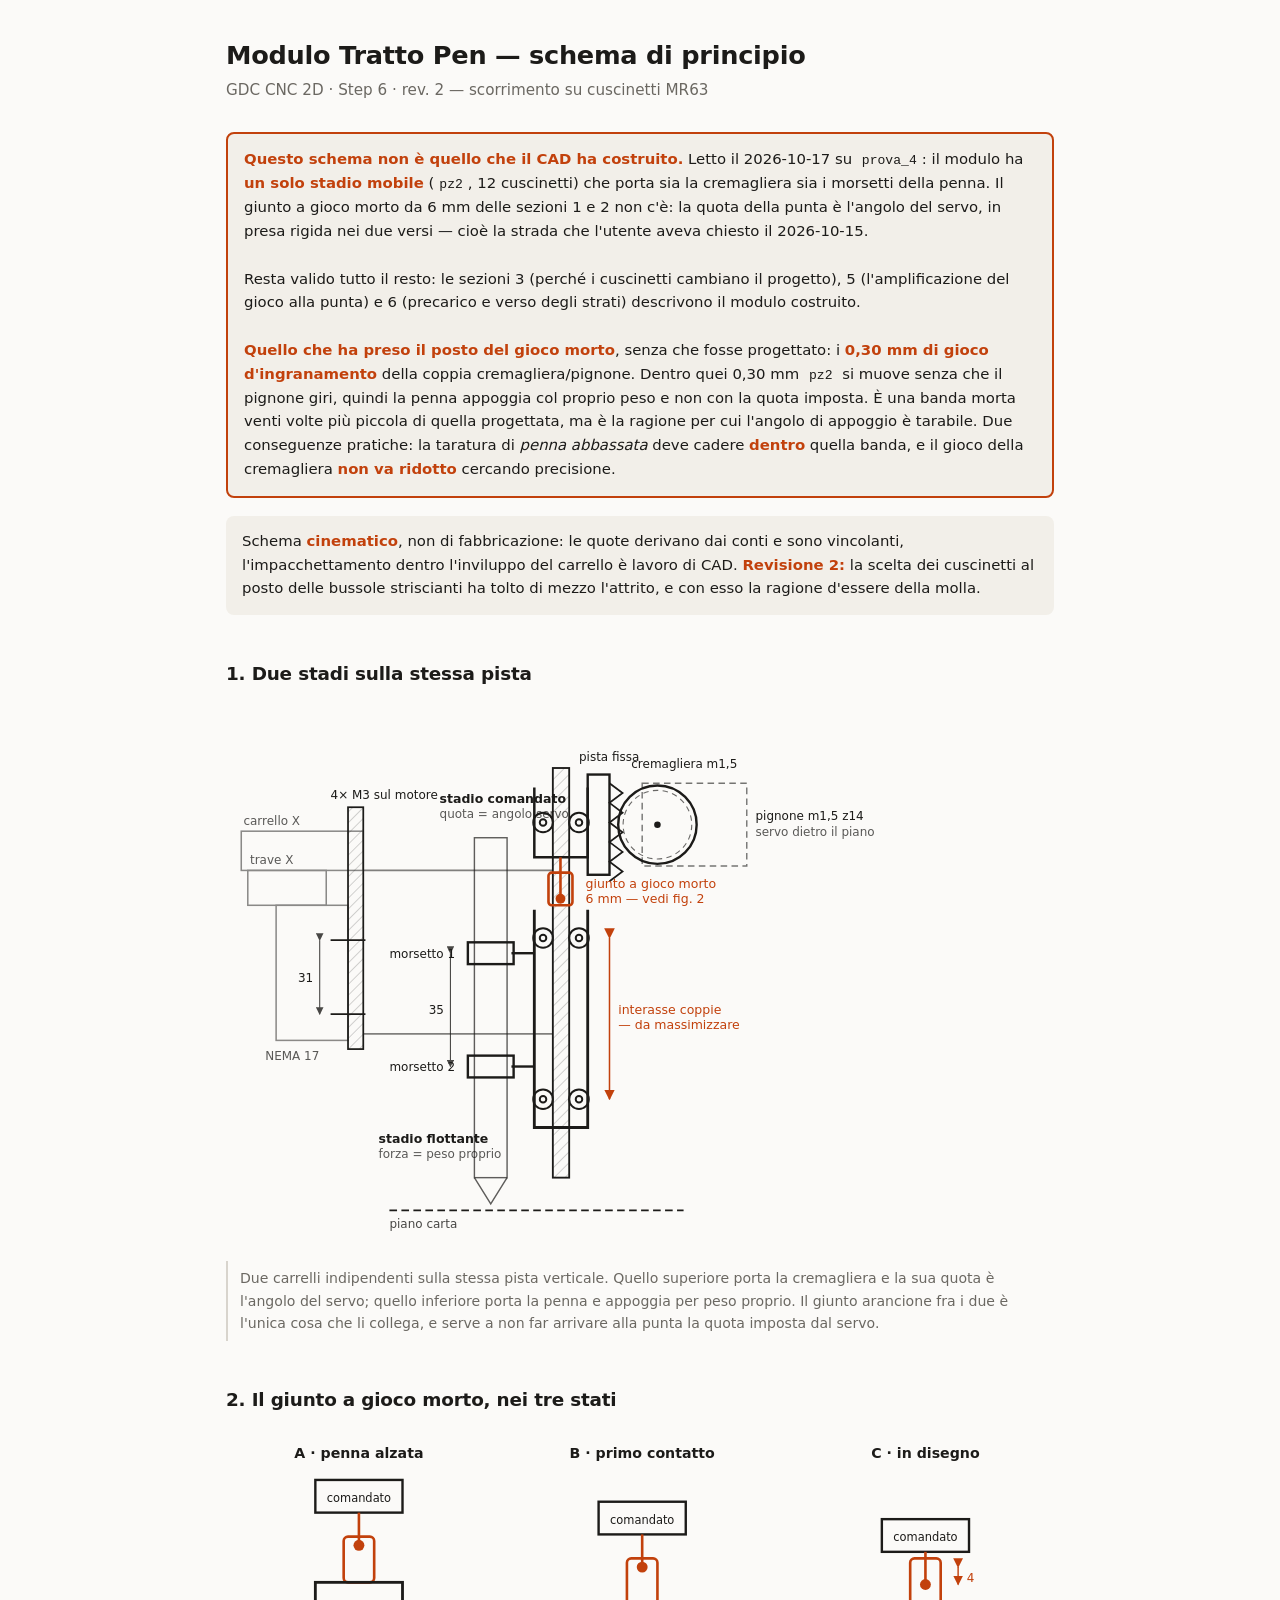
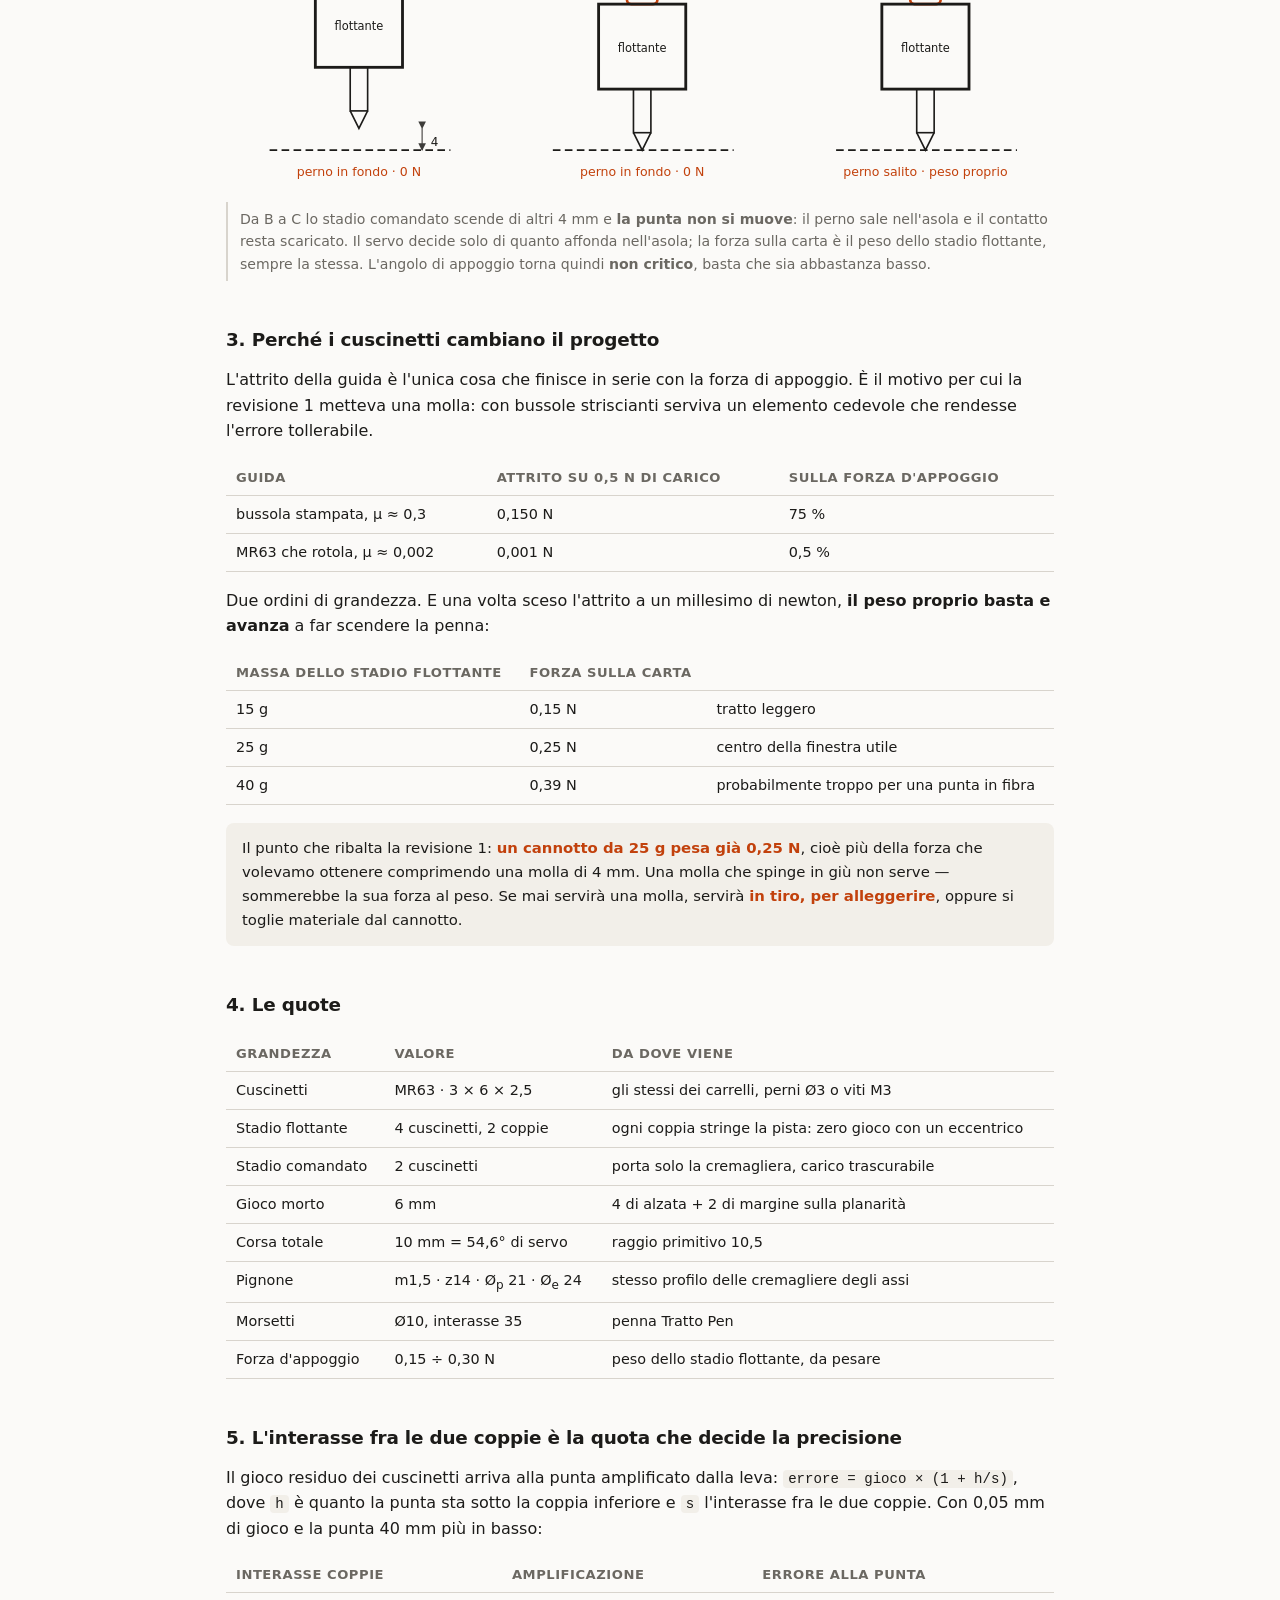
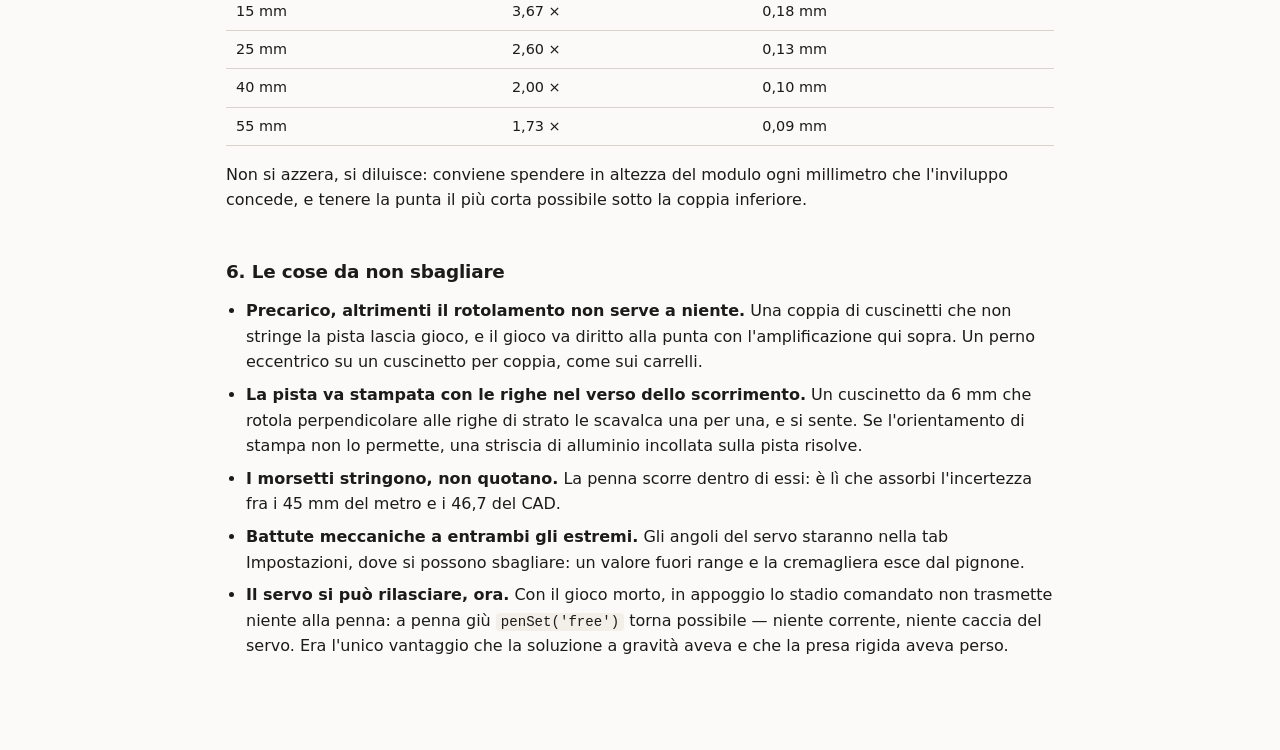
<file: modulo-penna/schema.html>
<!doctype html>
<html lang="it">
<head>
<meta charset="utf-8">
<meta name="viewport" content="width=device-width, initial-scale=1">
<title>Modulo Tratto Pen — schema</title>
<style>
  :root{ --bg:#fbfaf8; --fg:#1c1b19; --muted:#6b6862; --rule:#d8d4cd;
         --accent:#c2410c; --panel:#f2efe9; }
  @media (prefers-color-scheme: dark){
    :root:not([data-theme="light"]){ --bg:#17161a; --fg:#eceae6; --muted:#9a958d;
      --rule:#363339; --accent:#fb923c; --panel:#201e24; } }
  :root[data-theme="dark"]{ --bg:#17161a; --fg:#eceae6; --muted:#9a958d;
      --rule:#363339; --accent:#fb923c; --panel:#201e24; }
  *{box-sizing:border-box}
  body{margin:0;background:var(--bg);color:var(--fg);
       font:16px/1.6 ui-sans-serif,system-ui,-apple-system,"Segoe UI",sans-serif;}
  .wrap{max-width:860px;margin:0 auto;padding:40px 16px 80px;}
  h1{font-size:1.6rem;line-height:1.25;margin:0 0 6px;letter-spacing:-.01em}
  .sub{color:var(--muted);margin:0 0 30px;font-size:.95rem}
  h2{font-size:1.15rem;margin:44px 0 4px;letter-spacing:-.01em}
  figure{margin:18px 0 10px;} svg{width:100%;height:auto;display:block}
  figcaption{color:var(--muted);font-size:.88rem;margin-top:10px;
             border-left:2px solid var(--rule);padding:6px 0 6px 12px}
  table{border-collapse:collapse;width:100%;font-size:.9rem;margin:16px 0}
  th,td{text-align:left;padding:7px 10px;border-bottom:1px solid var(--rule);vertical-align:top}
  th{font-weight:600;color:var(--muted);font-size:.82rem;text-transform:uppercase;letter-spacing:.04em}
  td.n{font-variant-numeric:tabular-nums;white-space:nowrap}
  .note{background:var(--panel);border-radius:8px;padding:14px 16px;margin:18px 0;font-size:.93rem}
  .note b{color:var(--accent)}
  p{margin:12px 0} ul{margin:12px 0;padding-left:20px} li{margin:7px 0}
  code{font-family:ui-monospace,SFMono-Regular,Menlo,monospace;font-size:.88em;
       background:var(--panel);padding:1px 5px;border-radius:4px}
</style>
</head>
<body>
<div class="wrap">

<h1>Modulo Tratto Pen — schema di principio</h1>
<p class="sub">GDC CNC 2D · Step 6 · rev. 2 — scorrimento su cuscinetti MR63</p>

<div class="note" style="border:2px solid var(--accent)">
<b>Questo schema non &egrave; quello che il CAD ha costruito.</b> Letto il
2026-10-17 su <code>prova_4</code>: il modulo ha <b>un solo stadio mobile</b>
(<code>pz2</code>, 12 cuscinetti) che porta sia la cremagliera sia i morsetti
della penna. Il giunto a gioco morto da 6 mm delle sezioni 1 e 2 non c'&egrave;:
la quota della punta &egrave; l'angolo del servo, in presa rigida nei due versi
&mdash; cio&egrave; la strada che l'utente aveva chiesto il 2026-10-15.
<br><br>
Resta valido tutto il resto: le sezioni 3 (perch&eacute; i cuscinetti cambiano il
progetto), 5 (l'amplificazione del gioco alla punta) e 6 (precarico e verso degli
strati) descrivono il modulo costruito.
<br><br>
<b>Quello che ha preso il posto del gioco morto</b>, senza che fosse progettato:
i <b>0,30 mm di gioco d'ingranamento</b> della coppia cremagliera/pignone. Dentro
quei 0,30 mm <code>pz2</code> si muove senza che il pignone giri, quindi la penna
appoggia col proprio peso e non con la quota imposta. &Egrave; una banda morta
venti volte pi&ugrave; piccola di quella progettata, ma &egrave; la ragione per cui
l'angolo di appoggio &egrave; tarabile. Due conseguenze pratiche: la taratura di
<i>penna abbassata</i> deve cadere <b>dentro</b> quella banda, e il gioco della
cremagliera <b>non va ridotto</b> cercando precisione.
</div>

<div class="note">
Schema <b>cinematico</b>, non di fabbricazione: le quote derivano dai conti e
sono vincolanti, l'impacchettamento dentro l'inviluppo del carrello è lavoro di
CAD. <b>Revisione 2:</b> la scelta dei cuscinetti al posto delle bussole striscianti
ha tolto di mezzo l'attrito, e con esso la ragione d'essere della molla.
</div>

<h2>1. Due stadi sulla stessa pista</h2>

<figure>
<svg viewBox="0 0 760 500" role="img"
     aria-label="Due carrelli su una pista verticale comune: quello superiore porta la cremagliera ed è mosso dal servo, quello inferiore porta la penna e flotta; fra i due un giunto a gioco morto">
  <defs>
    <marker id="ar" viewBox="0 0 10 10" refX="9" refY="5" markerWidth="7" markerHeight="7" orient="auto">
      <path d="M0,0 L10,5 L0,10 z" fill="currentColor"/></marker>
    <marker id="arA" viewBox="0 0 10 10" refX="9" refY="5" markerWidth="7" markerHeight="7" orient="auto">
      <path d="M0,0 L10,5 L0,10 z" fill="#c2410c"/></marker>
    <pattern id="hatch" width="7" height="7" patternTransform="rotate(45)" patternUnits="userSpaceOnUse">
      <line x1="0" y1="0" x2="0" y2="7" stroke="currentColor" stroke-width="1" opacity=".35"/></pattern>
  </defs>

  <!-- contesto -->
  <g stroke="currentColor" fill="none" stroke-width="1.4" opacity=".5">
    <rect x="20" y="150" width="72" height="32"/>
    <rect x="14" y="114" width="112" height="36"/>
    <rect x="46" y="182" width="66" height="124"/>
  </g>
  <g fill="currentColor" font-size="11" opacity=".72">
    <text x="22" y="144">trave X</text>
    <text x="16" y="108">carrello X</text>
    <text x="36" y="324">NEMA 17</text>
  </g>

  <!-- piastra fissa -->
  <rect x="112" y="92" width="14" height="222" fill="url(#hatch)" stroke="currentColor" stroke-width="1.6"/>
  <g stroke="currentColor" stroke-width="1.6">
    <line x1="96" y1="214" x2="128" y2="214"/><line x1="96" y1="282" x2="128" y2="282"/>
  </g>
  <g stroke="currentColor" stroke-width="1" opacity=".8">
    <line x1="86" y1="214" x2="86" y2="282" marker-start="url(#ar)" marker-end="url(#ar)"/></g>
  <text x="80" y="252" font-size="11" fill="currentColor" text-anchor="end">31</text>
  <text x="96" y="84" font-size="11" fill="currentColor">4× M3 sul motore</text>

  <!-- pista fissa -->
  <rect x="300" y="56" width="15" height="376" fill="url(#hatch)" stroke="currentColor" stroke-width="1.7"/>
  <line x1="126" y1="150" x2="300" y2="150" stroke="currentColor" stroke-width="1.5" opacity=".55"/>
  <line x1="126" y1="300" x2="300" y2="300" stroke="currentColor" stroke-width="1.5" opacity=".55"/>
  <text x="324" y="50" font-size="11" fill="currentColor">pista fissa</text>

  <!-- ===== stadio comandato: cremagliera ===== -->
  <path d="M283,74 L283,138 L332,138 L332,74" fill="none" stroke="currentColor" stroke-width="2.3"/>
  <g fill="none" stroke="currentColor" stroke-width="1.8">
    <circle cx="291" cy="106" r="9"/><circle cx="324" cy="106" r="9"/>
    <circle cx="291" cy="106" r="3"/><circle cx="324" cy="106" r="3"/>
  </g>
  <rect x="332" y="62" width="20" height="92" fill="none" stroke="currentColor" stroke-width="2.2"/>
  <path d="M352,70 l12,9 -12,9 12,9 -12,9 12,9 -12,9 12,9 -12,9 12,9 -12,9"
        fill="none" stroke="currentColor" stroke-width="1.6"/>
  <text x="372" y="56" font-size="11" fill="currentColor">cremagliera m1,5</text>
  <text x="196" y="88" font-size="11.5" fill="currentColor" font-weight="600">stadio comandato</text>
  <text x="196" y="102" font-size="11" fill="currentColor" opacity=".72">quota = angolo servo</text>

  <!-- pignone + servo -->
  <g transform="translate(396,108)">
    <circle r="36" fill="none" stroke="currentColor" stroke-width="2.2"/>
    <circle r="31.5" fill="none" stroke="currentColor" stroke-width="1" stroke-dasharray="5 4" opacity=".65"/>
    <circle r="3" fill="currentColor"/>
  </g>
  <rect x="382" y="70" width="96" height="76" fill="none" stroke="currentColor"
        stroke-width="1.3" stroke-dasharray="6 4" opacity=".6"/>
  <text x="486" y="104" font-size="11" fill="currentColor">pignone m1,5 z14</text>
  <text x="486" y="118" font-size="11" fill="currentColor" opacity=".72">servo dietro il piano</text>

  <!-- ===== giunto a gioco morto ===== -->
  <g stroke="#c2410c" stroke-width="2.4" fill="none">
    <line x1="307" y1="138" x2="307" y2="176"/>
    <rect x="296" y="152" width="22" height="30" rx="3"/>
  </g>
  <circle cx="307" cy="176" r="4.5" fill="#c2410c"/>
  <text x="330" y="166" font-size="11.5" fill="#c2410c">giunto a gioco morto</text>
  <text x="330" y="180" font-size="11.5" fill="#c2410c">6 mm — vedi fig. 2</text>

  <!-- ===== stadio flottante: penna ===== -->
  <path d="M283,186 L283,386 L332,386 L332,186" fill="none" stroke="currentColor" stroke-width="2.6"/>
  <g fill="none" stroke="currentColor" stroke-width="1.8">
    <circle cx="291" cy="212" r="9"/><circle cx="324" cy="212" r="9"/>
    <circle cx="291" cy="212" r="3"/><circle cx="324" cy="212" r="3"/>
    <circle cx="291" cy="360" r="9"/><circle cx="324" cy="360" r="9"/>
    <circle cx="291" cy="360" r="3"/><circle cx="324" cy="360" r="3"/>
  </g>
  <g stroke="#c2410c" stroke-width="1.4">
    <line x1="352" y1="212" x2="352" y2="360" marker-start="url(#arA)" marker-end="url(#arA)"/></g>
  <text x="360" y="282" font-size="11.5" fill="#c2410c">interasse coppie</text>
  <text x="360" y="296" font-size="11.5" fill="#c2410c">— da massimizzare</text>

  <!-- bracci ai morsetti + penna -->
  <line x1="262" y1="226" x2="283" y2="226" stroke="currentColor" stroke-width="2.2"/>
  <line x1="262" y1="330" x2="283" y2="330" stroke="currentColor" stroke-width="2.2"/>
  <g stroke="currentColor" stroke-width="2.2" fill="none">
    <rect x="222" y="216" width="42" height="20"/><rect x="222" y="320" width="42" height="20"/>
  </g>
  <rect x="228" y="120" width="30" height="312" fill="none" stroke="currentColor" stroke-width="1.3" opacity=".7"/>
  <path d="M228,432 L243,456 L258,432" fill="none" stroke="currentColor" stroke-width="1.3" opacity=".7"/>
  <text x="150" y="230" font-size="11" fill="currentColor">morsetto 1</text>
  <text x="150" y="334" font-size="11" fill="currentColor">morsetto 2</text>
  <text x="140" y="400" font-size="11.5" fill="currentColor" font-weight="600">stadio flottante</text>
  <text x="140" y="414" font-size="11" fill="currentColor" opacity=".72">forza = peso proprio</text>

  <g stroke="currentColor" stroke-width="1" opacity=".8">
    <line x1="206" y1="226" x2="206" y2="330" marker-start="url(#ar)" marker-end="url(#ar)"/></g>
  <text x="200" y="282" font-size="11" fill="currentColor" text-anchor="end">35</text>

  <line x1="150" y1="462" x2="420" y2="462" stroke="currentColor" stroke-width="1.6" stroke-dasharray="7 4"/>
  <text x="150" y="478" font-size="11" fill="currentColor" opacity=".8">piano carta</text>
</svg>
<figcaption>
  Due carrelli indipendenti sulla stessa pista verticale. Quello superiore porta
  la cremagliera e la sua quota è l'angolo del servo; quello inferiore porta la
  penna e appoggia per peso proprio. Il giunto arancione fra i due è l'unica cosa
  che li collega, e serve a non far arrivare alla punta la quota imposta dal servo.
</figcaption>
</figure>

<h2>2. Il giunto a gioco morto, nei tre stati</h2>

<figure>
<svg viewBox="0 0 760 330" role="img"
     aria-label="Tre stati del giunto a gioco morto: penna alzata con il perno in fondo all'asola, primo contatto, e in disegno con il perno salito di 4 millimetri nell'asola e lo stadio flottante fermo sulla carta">
  <defs>
    <marker id="ar3" viewBox="0 0 10 10" refX="9" refY="5" markerWidth="7" markerHeight="7" orient="auto">
      <path d="M0,0 L10,5 L0,10 z" fill="#c2410c"/></marker>
  </defs>

  <g transform="translate(30,0)">
    <text x="92" y="24" font-size="13" fill="currentColor" text-anchor="middle" font-weight="600">A · penna alzata</text>
    <rect x="52" y="44" width="80" height="30" fill="none" stroke="currentColor" stroke-width="2.2"/>
    <text x="92" y="64" font-size="10.5" fill="currentColor" text-anchor="middle">comandato</text>
    <line x1="92" y1="74" x2="92" y2="104" stroke="#c2410c" stroke-width="2.4"/>
    <rect x="78" y="96" width="28" height="42" rx="4" fill="none" stroke="#c2410c" stroke-width="2.4"/>
    <circle cx="92" cy="104" r="5" fill="#c2410c"/>
    <rect x="52" y="138" width="80" height="78" fill="none" stroke="currentColor" stroke-width="2.6"/>
    <text x="92" y="182" font-size="10.5" fill="currentColor" text-anchor="middle">flottante</text>
    <rect x="84" y="216" width="16" height="40" fill="none" stroke="currentColor" stroke-width="1.5"/>
    <path d="M84,256 L92,272 L100,256" fill="none" stroke="currentColor" stroke-width="1.5"/>
    <line x1="10" y1="292" x2="176" y2="292" stroke="currentColor" stroke-width="1.6" stroke-dasharray="7 4"/>
    <g stroke="currentColor" stroke-width="1" opacity=".85">
      <line x1="150" y1="272" x2="150" y2="292" marker-start="url(#ar)" marker-end="url(#ar)"/></g>
    <text x="158" y="288" font-size="11" fill="currentColor">4</text>
    <text x="92" y="316" font-size="11.5" fill="#c2410c" text-anchor="middle">perno in fondo · 0 N</text>
  </g>

  <g transform="translate(290,0)">
    <text x="92" y="24" font-size="13" fill="currentColor" text-anchor="middle" font-weight="600">B · primo contatto</text>
    <rect x="52" y="64" width="80" height="30" fill="none" stroke="currentColor" stroke-width="2.2"/>
    <text x="92" y="84" font-size="10.5" fill="currentColor" text-anchor="middle">comandato</text>
    <line x1="92" y1="94" x2="92" y2="124" stroke="#c2410c" stroke-width="2.4"/>
    <rect x="78" y="116" width="28" height="42" rx="4" fill="none" stroke="#c2410c" stroke-width="2.4"/>
    <circle cx="92" cy="124" r="5" fill="#c2410c"/>
    <rect x="52" y="158" width="80" height="78" fill="none" stroke="currentColor" stroke-width="2.6"/>
    <text x="92" y="202" font-size="10.5" fill="currentColor" text-anchor="middle">flottante</text>
    <rect x="84" y="236" width="16" height="40" fill="none" stroke="currentColor" stroke-width="1.5"/>
    <path d="M84,276 L92,292 L100,276" fill="none" stroke="currentColor" stroke-width="1.5"/>
    <line x1="10" y1="292" x2="176" y2="292" stroke="currentColor" stroke-width="1.6" stroke-dasharray="7 4"/>
    <text x="92" y="316" font-size="11.5" fill="#c2410c" text-anchor="middle">perno in fondo · 0 N</text>
  </g>

  <g transform="translate(550,0)">
    <text x="92" y="24" font-size="13" fill="currentColor" text-anchor="middle" font-weight="600">C · in disegno</text>
    <rect x="52" y="80" width="80" height="30" fill="none" stroke="currentColor" stroke-width="2.2"/>
    <text x="92" y="100" font-size="10.5" fill="currentColor" text-anchor="middle">comandato</text>
    <line x1="92" y1="110" x2="92" y2="140" stroke="#c2410c" stroke-width="2.4"/>
    <rect x="78" y="116" width="28" height="42" rx="4" fill="none" stroke="#c2410c" stroke-width="2.4"/>
    <circle cx="92" cy="140" r="5" fill="#c2410c"/>
    <g stroke="#c2410c" stroke-width="1.3">
      <line x1="122" y1="124" x2="122" y2="140" marker-start="url(#ar3)" marker-end="url(#ar3)"/></g>
    <text x="130" y="138" font-size="11" fill="#c2410c">4</text>
    <rect x="52" y="158" width="80" height="78" fill="none" stroke="currentColor" stroke-width="2.6"/>
    <text x="92" y="202" font-size="10.5" fill="currentColor" text-anchor="middle">flottante</text>
    <rect x="84" y="236" width="16" height="40" fill="none" stroke="currentColor" stroke-width="1.5"/>
    <path d="M84,276 L92,292 L100,276" fill="none" stroke="currentColor" stroke-width="1.5"/>
    <line x1="10" y1="292" x2="176" y2="292" stroke="currentColor" stroke-width="1.6" stroke-dasharray="7 4"/>
    <text x="92" y="316" font-size="11.5" fill="#c2410c" text-anchor="middle">perno salito · peso proprio</text>
  </g>
</svg>
<figcaption>
  Da B a C lo stadio comandato scende di altri 4 mm e <strong>la punta non si
  muove</strong>: il perno sale nell'asola e il contatto resta scaricato. Il servo
  decide solo di quanto affonda nell'asola; la forza sulla carta è il peso dello
  stadio flottante, sempre la stessa. L'angolo di appoggio torna quindi
  <strong>non critico</strong>, basta che sia abbastanza basso.
</figcaption>
</figure>

<h2>3. Perché i cuscinetti cambiano il progetto</h2>

<p>L'attrito della guida è l'unica cosa che finisce in serie con la forza di
appoggio. È il motivo per cui la revisione 1 metteva una molla: con bussole
striscianti serviva un elemento cedevole che rendesse l'errore tollerabile.</p>

<table>
<tr><th>Guida</th><th>Attrito su 0,5 N di carico</th><th>Sulla forza d'appoggio</th></tr>
<tr><td>bussola stampata, μ ≈ 0,3</td><td class="n">0,150 N</td><td class="n">75 %</td></tr>
<tr><td>MR63 che rotola, μ ≈ 0,002</td><td class="n">0,001 N</td><td class="n">0,5 %</td></tr>
</table>

<p>Due ordini di grandezza. E una volta sceso l'attrito a un millesimo di newton,
<strong>il peso proprio basta e avanza</strong> a far scendere la penna:</p>

<table>
<tr><th>Massa dello stadio flottante</th><th>Forza sulla carta</th><th></th></tr>
<tr><td class="n">15 g</td><td class="n">0,15 N</td><td>tratto leggero</td></tr>
<tr><td class="n">25 g</td><td class="n">0,25 N</td><td>centro della finestra utile</td></tr>
<tr><td class="n">40 g</td><td class="n">0,39 N</td><td>probabilmente troppo per una punta in fibra</td></tr>
</table>

<div class="note">
Il punto che ribalta la revisione 1: <b>un cannotto da 25 g pesa già 0,25 N</b>,
cioè più della forza che volevamo ottenere comprimendo una molla di 4 mm. Una
molla che spinge in giù non serve — sommerebbe la sua forza al peso. Se mai
servirà una molla, servirà <b>in tiro, per alleggerire</b>, oppure si toglie
materiale dal cannotto.
</div>

<h2>4. Le quote</h2>

<table>
<tr><th>Grandezza</th><th>Valore</th><th>Da dove viene</th></tr>
<tr><td>Cuscinetti</td><td class="n">MR63 · 3 × 6 × 2,5</td><td>gli stessi dei carrelli, perni Ø3 o viti M3</td></tr>
<tr><td>Stadio flottante</td><td class="n">4 cuscinetti, 2 coppie</td><td>ogni coppia stringe la pista: zero gioco con un eccentrico</td></tr>
<tr><td>Stadio comandato</td><td class="n">2 cuscinetti</td><td>porta solo la cremagliera, carico trascurabile</td></tr>
<tr><td>Gioco morto</td><td class="n">6 mm</td><td>4 di alzata + 2 di margine sulla planarità</td></tr>
<tr><td>Corsa totale</td><td class="n">10 mm = 54,6° di servo</td><td>raggio primitivo 10,5</td></tr>
<tr><td>Pignone</td><td class="n">m1,5 · z14 · Ø<sub>p</sub> 21 · Ø<sub>e</sub> 24</td><td>stesso profilo delle cremagliere degli assi</td></tr>
<tr><td>Morsetti</td><td class="n">Ø10, interasse 35</td><td>penna Tratto Pen</td></tr>
<tr><td>Forza d'appoggio</td><td class="n">0,15 ÷ 0,30 N</td><td>peso dello stadio flottante, da pesare</td></tr>
</table>

<h2>5. L'interasse fra le due coppie è la quota che decide la precisione</h2>

<p>Il gioco residuo dei cuscinetti arriva alla punta amplificato dalla leva:
<code>errore = gioco × (1 + h/s)</code>, dove <code>h</code> è quanto la punta sta
sotto la coppia inferiore e <code>s</code> l'interasse fra le due coppie. Con
0,05 mm di gioco e la punta 40 mm più in basso:</p>

<table>
<tr><th>Interasse coppie</th><th>Amplificazione</th><th>Errore alla punta</th></tr>
<tr><td class="n">15 mm</td><td class="n">3,67 ×</td><td class="n">0,18 mm</td></tr>
<tr><td class="n">25 mm</td><td class="n">2,60 ×</td><td class="n">0,13 mm</td></tr>
<tr><td class="n">40 mm</td><td class="n">2,00 ×</td><td class="n">0,10 mm</td></tr>
<tr><td class="n">55 mm</td><td class="n">1,73 ×</td><td class="n">0,09 mm</td></tr>
</table>

<p>Non si azzera, si diluisce: conviene spendere in altezza del modulo ogni
millimetro che l'inviluppo concede, e tenere la punta il più corta possibile
sotto la coppia inferiore.</p>

<h2>6. Le cose da non sbagliare</h2>
<ul>
<li><strong>Precarico, altrimenti il rotolamento non serve a niente.</strong> Una
coppia di cuscinetti che non stringe la pista lascia gioco, e il gioco va
diritto alla punta con l'amplificazione qui sopra. Un perno eccentrico su un
cuscinetto per coppia, come sui carrelli.</li>

<li><strong>La pista va stampata con le righe nel verso dello scorrimento.</strong>
Un cuscinetto da 6 mm che rotola perpendicolare alle righe di strato le scavalca
una per una, e si sente. Se l'orientamento di stampa non lo permette, una
striscia di alluminio incollata sulla pista risolve.</li>

<li><strong>I morsetti stringono, non quotano.</strong> La penna scorre dentro di
essi: è lì che assorbi l'incertezza fra i 45 mm del metro e i 46,7 del CAD.</li>

<li><strong>Battute meccaniche a entrambi gli estremi.</strong> Gli angoli del
servo staranno nella tab Impostazioni, dove si possono sbagliare: un valore fuori
range e la cremagliera esce dal pignone.</li>

<li><strong>Il servo si può rilasciare, ora.</strong> Con il gioco morto, in
appoggio lo stadio comandato non trasmette niente alla penna: a penna giù
<code>penSet('free')</code> torna possibile — niente corrente, niente caccia del
servo. Era l'unico vantaggio che la soluzione a gravità aveva e che la presa
rigida aveva perso.</li>
</ul>

</div>
</body>
</html>
</file>
<file: webui/css/base.css>
/* Variabili, reset e tipografia.
   Nessun font esterno: la pagina sarà servita dall'ESP32, che non ha internet
   garantito e ha pochi kilobyte di memoria. Si usano i font di sistema. */

:root {
  --bg:        #12151a;
  --bg-raised: #191d25;
  --bg-sunken: #0d1015;
  --line:      #2a313d;
  --line-soft: #212832;
  --text:      #e6eaf0;
  --text-dim:  #97a1b0;
  --text-mute: #6b7686;

  --accent:      #4c9aff;
  --accent-dim:  #2f6fc4;
  --danger:      #e05252;
  --warn:        #e0a63a;
  --ok:          #43b581;

  --paper:      #f7f5f0;
  --paper-line: #cfc9bd;
  --ink:        #2b3038;

  --r-sm: 4px;
  --r-md: 7px;
  --r-lg: 11px;

  --gap: 14px;
  --sidebar-w: 268px;
  --scrub-w: 150px;

  color-scheme: dark;
}

* { box-sizing: border-box; }

html, body {
  height: 100%;
  margin: 0;
}

body {
  background: var(--bg);
  color: var(--text);
  font: 14px/1.45 system-ui, -apple-system, "Segoe UI", Roboto, sans-serif;
  display: flex;
  flex-direction: column;
  overflow: hidden;
}

h1, h2, h3 { margin: 0; font-weight: 600; }

h2 {
  font-size: 11px;
  letter-spacing: .09em;
  text-transform: uppercase;
  color: var(--text-dim);
}

p { margin: 0; }

.muted { color: var(--text-dim); }
.small { font-size: 12px; }
.spacer { flex: 1; }

/* Le note che segnalano una parte non ancora costruita: devono distinguersi
   a colpo d'occhio dal testo normale, per non scambiare un segnaposto per
   una funzione rotta. */
.placeholder-note {
  font-size: 11.5px;
  line-height: 1.4;
  color: var(--text-mute);
  border-left: 2px solid var(--line);
  padding-left: 8px;
  font-style: italic;
}

input, button, select {
  font: inherit;
  color: inherit;
}

input[type="text"],
input[type="number"] {
  background: var(--bg-sunken);
  border: 1px solid var(--line);
  border-radius: var(--r-sm);
  padding: 5px 7px;
  width: 100%;
  min-width: 0;
}

input[type="text"]:focus,
input[type="number"]:focus {
  outline: none;
  border-color: var(--accent-dim);
}

input:disabled { opacity: .45; }

::-webkit-scrollbar { width: 10px; height: 10px; }
::-webkit-scrollbar-track { background: var(--bg-sunken); }
::-webkit-scrollbar-thumb { background: var(--line); border-radius: 5px; }
::-webkit-scrollbar-thumb:hover { background: #38414f; }
</file>
<file: webui/css/layout.css>
/* Struttura della pagina: barra, tab, e le tre colonne dell'area di lavoro. */

.topbar {
  display: flex;
  align-items: center;
  gap: 18px;
  padding: 0 16px;
  height: 52px;
  background: var(--bg-raised);
  border-bottom: 1px solid var(--line);
  flex: 0 0 auto;
}

.brand {
  font-weight: 700;
  font-size: 17px;
  letter-spacing: .02em;
}
.brand span { color: var(--accent); }

.state-group { display: flex; align-items: center; gap: 12px; }

.dro {
  display: flex;
  gap: 14px;
  margin-left: auto;
  font-variant-numeric: tabular-nums;
}
.dro-axis { display: flex; align-items: baseline; gap: 5px; }
.dro-label {
  font-size: 11px;
  font-weight: 700;
  color: var(--text-mute);
}

.conn { display: flex; gap: 7px; align-items: center; }
.conn input { width: 140px; }

.tabs {
  display: flex;
  gap: 2px;
  padding: 0 12px;
  background: var(--bg-raised);
  border-bottom: 1px solid var(--line);
  flex: 0 0 auto;
}

.tab {
  background: none;
  border: none;
  border-bottom: 2px solid transparent;
  padding: 9px 15px;
  color: var(--text-dim);
  cursor: pointer;
}
.tab:hover { color: var(--text); }
.tab.is-active {
  color: var(--text);
  border-bottom-color: var(--accent);
}

.panel { display: none; flex: 1 1 auto; min-height: 0; }
.panel.is-active { display: flex; flex-direction: column; }

.workspace {
  display: grid;
  grid-template-columns: var(--sidebar-w) minmax(0, 1fr) var(--scrub-w);
  gap: var(--gap);
  padding: var(--gap);
  flex: 1 1 auto;
  min-height: 0;
}

.sidebar {
  display: flex;
  flex-direction: column;
  gap: 10px;
  overflow-y: auto;
  padding-right: 4px;
}

.stage {
  background: var(--bg-sunken);
  border: 1px solid var(--line-soft);
  border-radius: var(--r-lg);
  display: flex;
  min-height: 0;
  overflow: hidden;
}

.stage-inner {
  flex: 1;
  display: flex;
  align-items: center;
  justify-content: center;
  padding: 22px;
  min-height: 0;
}

.bed-wrap {
  display: flex;
  flex-direction: column;
  align-items: center;
  gap: 10px;
  height: 100%;
  width: 100%;
  min-height: 0;
}

.scrubber {
  background: var(--bg-raised);
  border: 1px solid var(--line-soft);
  border-radius: var(--r-lg);
  padding: 14px 12px;
  display: flex;
  flex-direction: column;
  align-items: center;
  gap: 12px;
  min-height: 0;
}

.settings-grid {
  display: grid;
  grid-template-columns: repeat(auto-fit, minmax(300px, 1fr));
  gap: var(--gap);
  padding: var(--gap);
  align-content: start;
  overflow-y: auto;
}

/* Sotto i 1100px le tre colonne non ci stanno più: la colonna dell'anteprima
   passa sotto il foglio, che è la prima a poter perdere spazio. */
@media (max-width: 1100px) {
  .workspace {
    grid-template-columns: var(--sidebar-w) minmax(0, 1fr);
    grid-template-rows: minmax(0, 1fr) auto;
  }
  .scrubber {
    grid-column: 1 / -1;
    flex-direction: row;
    align-items: center;
  }
  .scrubber h2 { flex: 0 0 auto; }
}

@media (max-width: 760px) {
  body { overflow: auto; }
  .workspace { grid-template-columns: minmax(0, 1fr); }
  .topbar { flex-wrap: wrap; height: auto; padding: 10px 14px; gap: 12px; }
  .dro { margin-left: 0; }
}
</file>
<file: webui/css/components.css>
/* Schede, pulsanti, spie, foglio, cursore dell'anteprima, log. */

.card {
  background: var(--bg-raised);
  border: 1px solid var(--line-soft);
  border-radius: var(--r-md);
  padding: 12px;
  display: flex;
  flex-direction: column;
  gap: 9px;
}

/* ---------------------------- pulsanti ---------------------------- */

.btn {
  background: #222834;
  border: 1px solid var(--line);
  border-radius: var(--r-sm);
  padding: 7px 11px;
  cursor: pointer;
  text-align: center;
  white-space: nowrap;
  transition: background .12s, border-color .12s;
}
.btn:hover:not(:disabled) { background: #2b3340; }
.btn:active:not(:disabled) { transform: translateY(1px); }
.btn:disabled { opacity: .38; cursor: not-allowed; }

.btn-primary { background: var(--accent-dim); border-color: var(--accent-dim); }
.btn-primary:hover:not(:disabled) { background: var(--accent); }

.btn-ghost { background: transparent; }
.btn-ghost:hover:not(:disabled) { background: #222834; }

.btn-danger { background: transparent; border-color: #5b2b2b; color: #f0a0a0; }
.btn-danger:hover:not(:disabled) { background: #3a1d1d; }

.btn-small { padding: 4px 8px; font-size: 12px; }
.full { width: 100%; }

.btn-row { display: flex; gap: 7px; }
.btn-row .btn { flex: 1; }

.preset-row { display: flex; gap: 6px; }
.preset-row .btn { flex: 1; }
.preset.is-active, .step.is-active {
  background: var(--accent-dim);
  border-color: var(--accent-dim);
  color: #fff;
}

.field-row { display: flex; gap: 8px; }
.field-row label {
  flex: 1;
  display: flex;
  flex-direction: column;
  gap: 3px;
  font-size: 11.5px;
  color: var(--text-dim);
  min-width: 0;
}
label.stack { display: flex; flex-direction: column; gap: 4px; font-size: 11.5px; color: var(--text-dim); }

.chk { display: flex; align-items: center; gap: 6px; font-size: 12.5px; cursor: pointer; }
.chk input { accent-color: var(--accent); }

/* ------------------------- stato e spie --------------------------- */

.state-badge {
  font-size: 12px;
  font-weight: 600;
  letter-spacing: .04em;
  padding: 3px 10px;
  border-radius: 20px;
  border: 1px solid var(--line);
}
.state-off   { color: var(--text-mute); }
.state-idle  { color: var(--ok);     border-color: #245741; background: #13251e; }
.state-run   { color: var(--accent); border-color: #234a77; background: #121d2a; }
.state-hold  { color: var(--warn);   border-color: #5c4718; background: #241f11; }
.state-alarm { color: var(--danger); border-color: #5e2a2a; background: #251414; }

.leds { display: flex; gap: 6px; }

.led {
  width: 11px;
  height: 11px;
  border-radius: 50%;
  background: #2a313d;
  border: 1px solid #39424f;
  display: inline-block;
  flex: 0 0 auto;
}
.led-green.is-on  { background: var(--ok);     box-shadow: 0 0 7px #43b58199; border-color: var(--ok); }
.led-yellow.is-on { background: var(--warn);   box-shadow: 0 0 7px #e0a63a99; border-color: var(--warn); }
.led-red.is-on    { background: var(--danger); box-shadow: 0 0 7px #e0525299; border-color: var(--danger); }

.legend { list-style: none; margin: 0; padding: 0; display: flex; flex-direction: column; gap: 7px; font-size: 12.5px; }
.legend li { display: flex; align-items: center; gap: 9px; }

/* --------------------------- area file ---------------------------- */

.dropzone {
  border: 1.5px dashed var(--line);
  border-radius: var(--r-md);
  padding: 18px 10px;
  text-align: center;
  cursor: pointer;
  transition: border-color .12s, background .12s;
}
.dropzone:hover, .dropzone.is-over {
  border-color: var(--accent);
  background: #141c28;
}
.dropzone p { margin: 0; font-size: 12.5px; }

.file-info[hidden] { display: none; }

.file-info {
  display: flex;
  align-items: center;
  justify-content: space-between;
  gap: 8px;
  font-size: 12.5px;
  background: var(--bg-sunken);
  border-radius: var(--r-sm);
  padding: 5px 8px;
}
#file-name { overflow: hidden; text-overflow: ellipsis; white-space: nowrap; }

.calib-state {
  font-size: 12px;
  color: var(--warn);
  background: #241f11;
  border-radius: var(--r-sm);
  padding: 5px 8px;
  text-align: center;
}
.calib-state.is-ok { color: var(--ok); background: #13251e; }

/* ------------------------ movimento manuale ----------------------- */

.jog-pad {
  display: grid;
  grid-template-columns: repeat(3, 1fr);
  grid-template-rows: repeat(3, 1fr);
  gap: 5px;
}
.btn-jog { font-size: 15px; padding: 9px 0; }
.jog-pad [data-jog="Y+"]   { grid-area: 1 / 2; }
.jog-pad [data-jog="X-"]   { grid-area: 2 / 1; }
.jog-pad [data-jog="stop"] { grid-area: 2 / 2; font-size: 10px; font-weight: 700; }
.jog-pad [data-jog="X+"]   { grid-area: 2 / 3; }
.jog-pad [data-jog="Y-"]   { grid-area: 3 / 2; }
.btn-stop { border-color: #5b2b2b; color: #f0a0a0; }

.step-row { display: flex; align-items: center; gap: 5px; }
.step-row .btn { flex: 1; }

/* ------------------------- piano e foglio ------------------------- */

/* L'SVG riempie il riquadro e la viewBox fa il resto: il piano ci sta sempre
   dentro, centrato, qualunque sia la proporzione. Nessuna dimensione decisa
   da JavaScript, e nessun lato che si contende lo spazio con l'altro. */
#bed-svg {
  flex: 1 1 auto;
  min-height: 0;
  width: 100%;
}

.stage-caption {
  font-size: 12px;
  color: var(--text-dim);
  font-variant-numeric: tabular-nums;
  flex: 0 0 auto;
}

/* Tutte le misure dentro l'SVG sono in millimetri: gli spessori vanno
   espressi in mm, non in pixel, altrimenti cambiano con lo zoom. */
.bed { fill: #171b22; stroke: #2f3745; stroke-width: .5; }

.grid { stroke: #232a34; stroke-width: .15; }
.grid-major { stroke: #2d3643; stroke-width: .3; }

.axis { stroke-width: .8; stroke-linecap: round; }
.axis-x { stroke: #d8664f; }
.axis-y { stroke: #5fa85f; }

.sheet {
  fill: var(--paper);
  stroke: #d8d2c6;
  stroke-width: .3;
  cursor: grab;
}
.sheet.is-dragging { cursor: grabbing; stroke: var(--accent); stroke-width: .6; }

/* Senza questo, su un dispositivo tattile il trascinamento del foglio fa
   scorrere la pagina invece di spostare il foglio. */
#bed-svg { touch-action: none; }
.sheet-out { stroke: var(--danger); stroke-width: .8; stroke-dasharray: 2 1.5; }

.trace-draw { fill: none; stroke: var(--ink); stroke-width: .4; stroke-linecap: round; stroke-linejoin: round; }
.trace-move { fill: none; stroke: #9aa3b0; stroke-width: .25; stroke-dasharray: 1.4 1.4; }
.trace-done { stroke: var(--accent); }
.pen-dot { fill: #e0523f; stroke: #fff; stroke-width: .4; }

/* --------------------- cursore dell'anteprima --------------------- */

.scrub-track {
  flex: 1 1 auto;
  display: flex;
  align-items: center;
  justify-content: center;
  min-height: 110px;
  width: 100%;
}

#scrub {
  writing-mode: vertical-lr;
  direction: rtl;         /* così lo zero sta in basso */
  appearance: slider-vertical;   /* ricaduta per i browser più vecchi */
  height: 100%;
  width: 26px;
  accent-color: var(--accent);
}

.scrub-readout {
  display: flex;
  flex-direction: column;
  align-items: center;
  gap: 2px;
  font-variant-numeric: tabular-nums;
}
#scrub-pct { font-size: 17px; font-weight: 600; }

@media (max-width: 1100px) {
  .scrub-track { min-height: 0; height: 34px; }
  #scrub { writing-mode: horizontal-tb; direction: ltr; appearance: auto; width: 100%; height: 26px; }
  .scrubber .placeholder-note { display: none; }
}

/* ------------------------------ log ------------------------------- */

.log-toolbar {
  display: flex;
  align-items: center;
  gap: 14px;
  padding: 9px var(--gap);
  border-bottom: 1px solid var(--line);
  flex: 0 0 auto;
}

.log-view {
  flex: 1 1 auto;
  overflow-y: auto;
  padding: 10px var(--gap);
  font-family: ui-monospace, "Cascadia Mono", Consolas, monospace;
  font-size: 12.5px;
  line-height: 1.55;
  background: var(--bg-sunken);
  min-height: 0;
}

.log-line { display: flex; gap: 10px; white-space: pre-wrap; word-break: break-word; }
.log-time { color: var(--text-mute); flex: 0 0 auto; }
.log-cmd  { color: var(--accent); }
.log-msg  { color: var(--text-dim); }
.log-err  { color: #f08c8c; }
.log-empty { color: var(--text-mute); font-style: italic; }

.log-send {
  display: flex;
  gap: 8px;
  padding: 10px var(--gap);
  border-top: 1px solid var(--line);
  flex: 0 0 auto;
}
.log-send input { font-family: ui-monospace, Consolas, monospace; }

/* ------------------------ preparazione stampa ---------------------- */

.stats { margin: 0; display: flex; flex-direction: column; gap: 4px; }
.stats > div {
  display: flex;
  justify-content: space-between;
  gap: 10px;
  font-size: 12.5px;
}
.stats dt { color: var(--text-dim); }
.stats dd {
  margin: 0;
  font-variant-numeric: tabular-nums;
  font-weight: 600;
}
.stats > div:first-child dd { color: var(--accent); font-size: 15px; }

.gain {
  font-size: 11.5px;
  color: var(--ok);
  background: #13251e;
  border-radius: var(--r-sm);
  padding: 5px 8px;
  margin: 8px 0;
}
.gain:empty { display: none; }

.gcode-box summary {
  cursor: pointer;
  font-size: 12px;
  color: var(--text-dim);
  margin-top: 8px;
}
.gcode-box summary:hover { color: var(--text); }
#gcode-out {
  width: 100%;
  height: 190px;
  margin-top: 7px;
  background: var(--bg-sunken);
  border: 1px solid var(--line);
  border-radius: var(--r-sm);
  color: var(--text-dim);
  font-family: ui-monospace, Consolas, monospace;
  font-size: 11px;
  line-height: 1.5;
  padding: 7px;
  resize: vertical;
}
</file>
